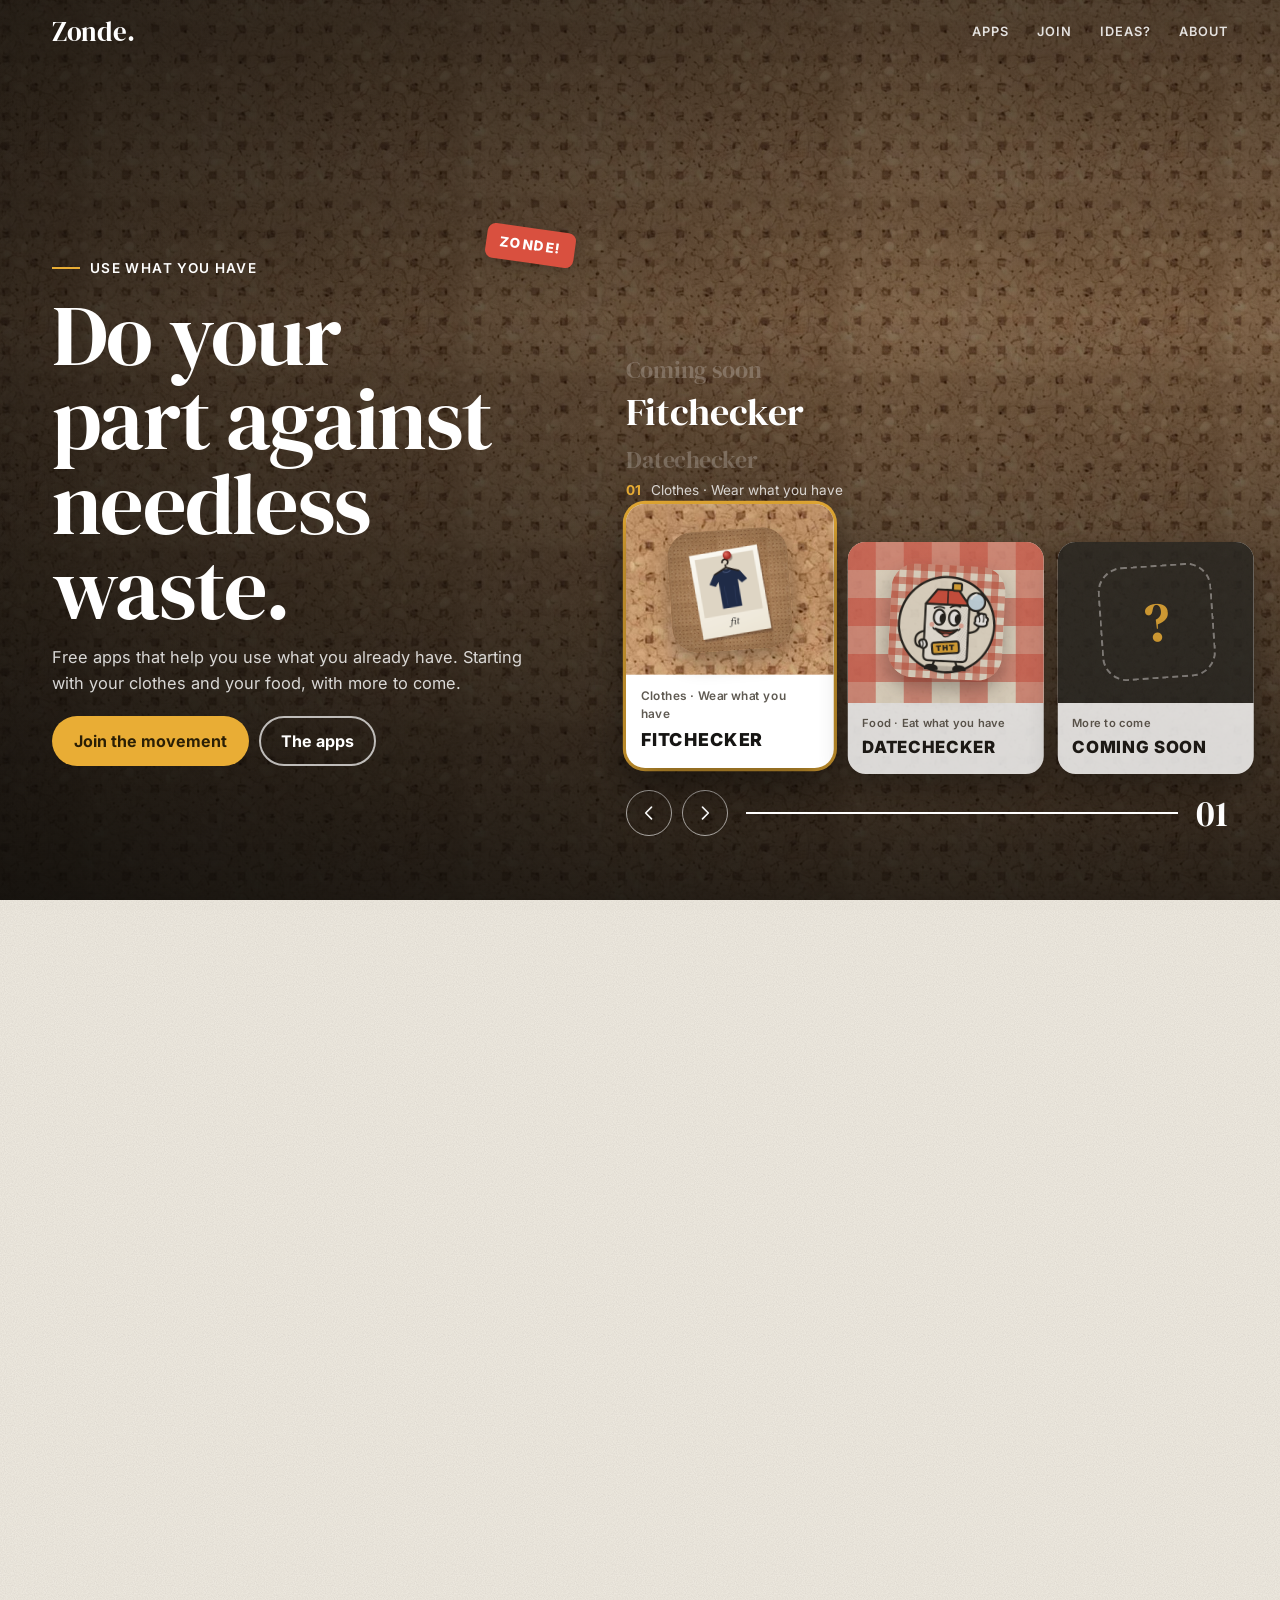
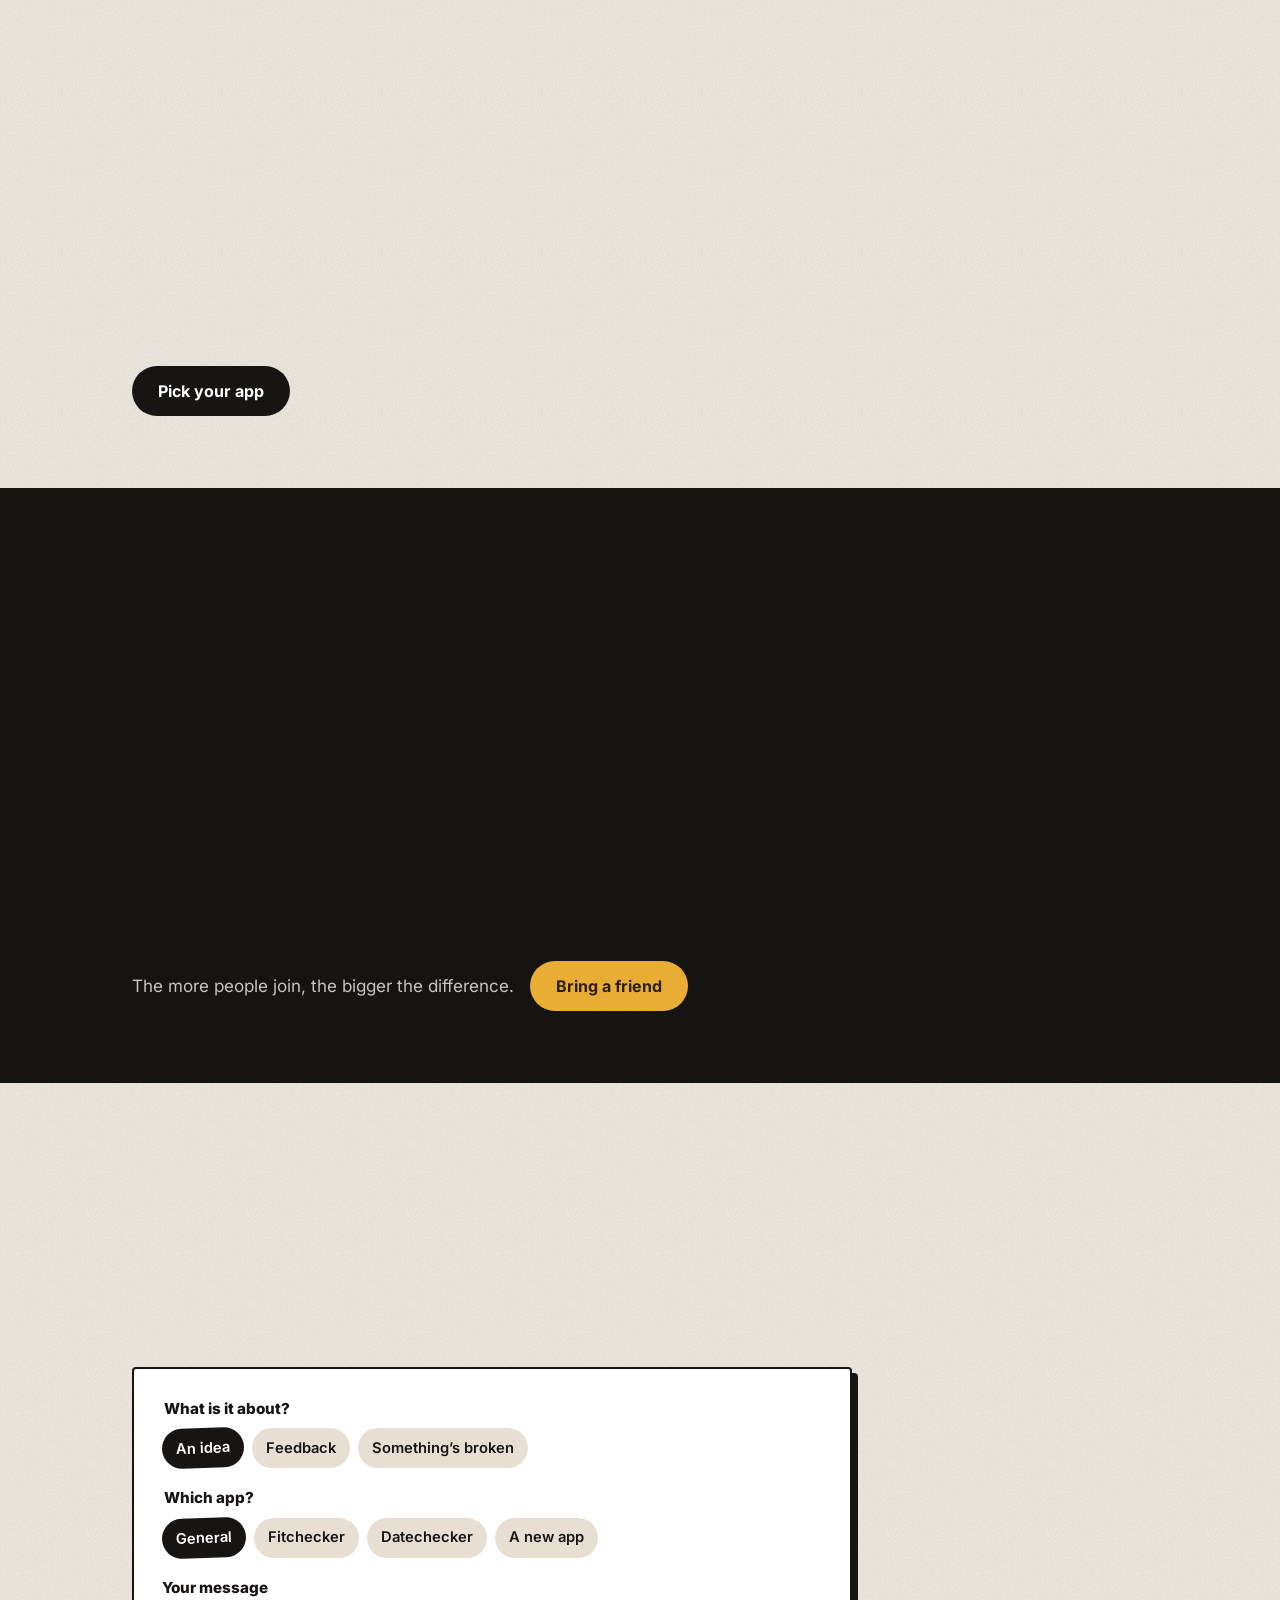
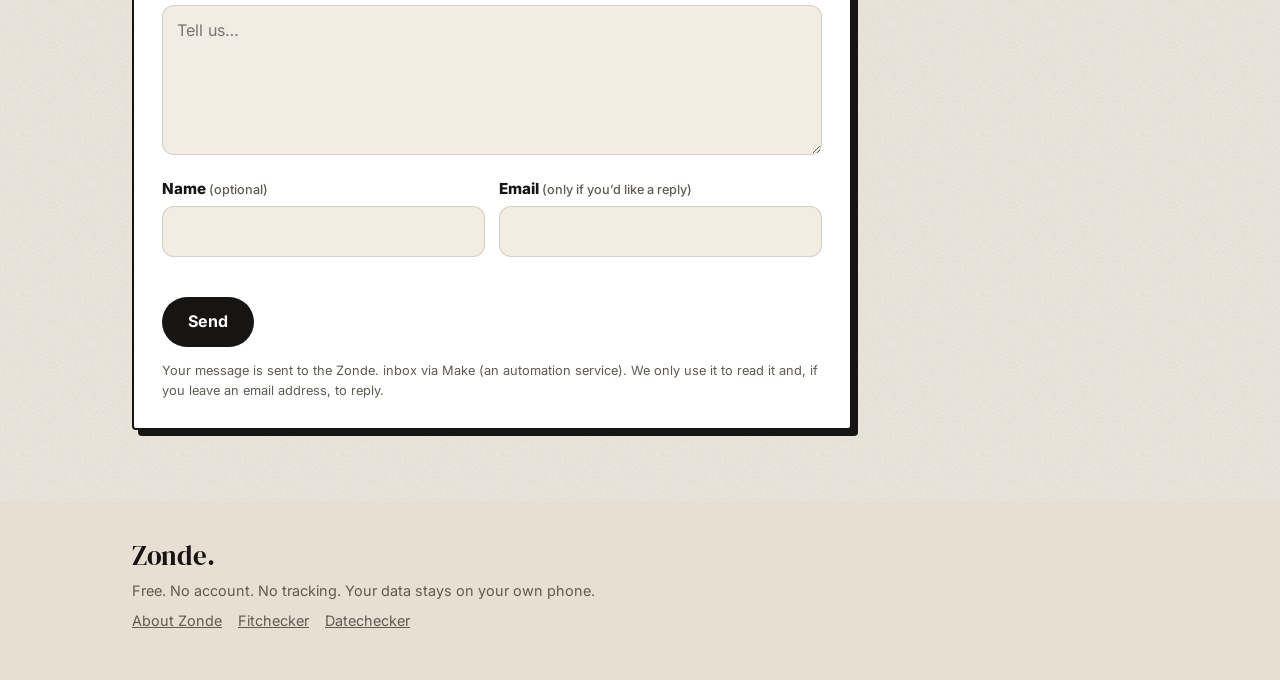
<file: index.html>
<!doctype html>
<html lang="en">
<head>
  <meta charset="utf-8">
  <meta http-equiv="Content-Security-Policy" content="default-src 'self'; script-src 'self'; style-src 'self'; img-src 'self' data:; font-src 'self'; connect-src 'self' https://datechecker-teller.beau-f5b.workers.dev; object-src 'none'; base-uri 'self'; form-action 'self'">
  <meta name="referrer" content="strict-origin-when-cross-origin">
  <meta name="viewport" content="width=device-width, initial-scale=1, viewport-fit=cover">
  <title>Zonde. Use what you have.</title>
  <meta name="description" content="Free apps that help you use what you already have. Do your part against needless waste.">
  <meta name="theme-color" content="#161513">
  <meta property="og:title" content="Zonde. Use what you have.">
  <meta property="og:description" content="Free apps against needless waste: your clothes, your food, and more to come.">
  <link rel="icon" href="img/favicon.svg" type="image/svg+xml">
  <link rel="stylesheet" href="css/fonts.css">
  <link rel="stylesheet" href="css/zonde.css">
</head>
<body>

  <!-- ===== Bovenaan: de boodschap + slideshow met alle apps ===== -->
  <header class="hero" id="apps">
    <div class="hero-bg" aria-hidden="true">
      <div class="bg bg-fitchecker on"></div>
      <div class="bg bg-datechecker"></div>
      <div class="bg bg-binnenkort"></div>
      <div class="rand"></div>
    </div>

    <nav class="nav">
      <a class="logo" href="./">Zonde.</a>
      <div class="nav-links">
        <a href="#apps">Apps</a>
        <a href="#doe-mee">Join</a>
        <a href="#idee">Ideas?</a>
        <a href="over.html">About</a>
      </div>
    </nav>

    <div class="hero-inner">
      <div class="hero-text">
        <p class="kicker"><span class="dash"></span>Use what you have</p>
        <h1>Do your part against needless waste.</h1>
        <p class="lead">Free apps that help you use what you already have. Starting with your clothes and your food, with more to come.</p>
        <div class="hero-actions">
          <a class="btn btn-mustard" href="#doe-mee">Join the movement</a>
          <a class="btn btn-line" href="#slides" data-scroll-slides>The apps</a>
        </div>
        <span class="sticker sticker-tomato hero-sticker" aria-hidden="true">Zonde!</span>
      </div>

      <div class="slider" id="slides">
        <div class="namen" aria-hidden="true">
          <span data-naam="fitchecker">Fitchecker</span>
          <span data-naam="datechecker">Datechecker</span>
          <span data-naam="binnenkort">Coming soon</span>
        </div>
        <p class="now" aria-live="polite"><b>01</b> <span id="now-text">Clothes · Wear what you have</span></p>
        <div class="cards" role="list">
          <a class="card on" role="listitem" data-app="fitchecker" href="fitchecker.html">
            <span class="card-visual bg-fitchecker"><img src="img/fitchecker.png" alt="" width="512" height="512"></span>
            <span class="card-text">
              <small>Clothes · Wear what you have</small>
              <strong>Fitchecker</strong>
            </span>
          </a>
          <a class="card" role="listitem" data-app="datechecker" href="datechecker.html">
            <span class="card-visual bg-datechecker">
              <img src="img/datechecker.png" alt="" width="512" height="512">
              <span class="sticker sticker-sage card-badge" data-teller-badge><span data-teller>…</span> kg saved</span>
            </span>
            <span class="card-text">
              <small>Food · Eat what you have</small>
              <strong>Datechecker</strong>
            </span>
          </a>
          <button class="card card-soon" role="listitem" data-app="binnenkort">
            <span class="card-visual bg-binnenkort"><span class="soon-mark">?</span></span>
            <span class="card-text">
              <small>More to come</small>
              <strong>Coming soon</strong>
            </span>
          </button>
        </div>
        <div class="slider-controls">
          <button class="round" data-dir="-1" aria-label="Previous app"><svg viewBox="0 0 24 24"><path d="M15 5l-7 7 7 7"/></svg></button>
          <button class="round" data-dir="1" aria-label="Next app"><svg viewBox="0 0 24 24"><path d="M9 5l7 7-7 7"/></svg></button>
          <span class="progress"><span id="progress-bar"></span></span>
          <span class="count" id="count">01</span>
        </div>
      </div>
    </div>
  </header>

  <main>
    <!-- ===== Join the movement ===== -->
    <section class="paper section" id="doe-mee">
      <div class="wrap">
        <span class="sticker sticker-mustard">Join the movement</span>
        <h2>You’re not the only one.</h2>
        <p class="section-lead">Zonde. is a movement of people who use what they already have. No perfect zero-waste life, just throwing away a little less every day. Everyone who joins adds up.</p>

        <div class="counter">
          <span class="sticker sticker-sage counter-sticker">Saved!</span>
          <p class="counter-num"><span data-teller>…</span><small> kg</small></p>
          <p class="counter-label">of food saved together with Datechecker so far</p>
          <p class="counter-note" data-teller-note>Counts live, completely anonymous.</p>
        </div>

        <h3 class="mini-title">Why it matters</h3>
        <div class="facts">
          <article class="fact">
            <span class="sticker sticker-mustard">Food</span>
            <p class="fact-num">79 kg</p>
            <p>of food is thrown away per person, per year, at home.</p>
            <a class="bron" href="https://www.unep.org/resources/publication/food-waste-index-report-2024" target="_blank" rel="noopener">UNEP Food Waste Index 2024</a>
          </article>
          <article class="fact">
            <span class="sticker sticker-mustard">Food</span>
            <p class="fact-num">1 billion</p>
            <p>meals are wasted by households around the world. Every single day.</p>
            <a class="bron" href="https://www.unep.org/resources/publication/food-waste-index-report-2024" target="_blank" rel="noopener">UNEP Food Waste Index 2024</a>
          </article>
          <article class="fact">
            <span class="sticker sticker-tomato">Clothes</span>
            <p class="fact-num">1 truck</p>
            <p>full of clothes is burnt or dumped in landfill. Every second.</p>
            <a class="bron" href="https://www.ellenmacarthurfoundation.org/topics/fashion/overview" target="_blank" rel="noopener">Ellen MacArthur Foundation</a>
          </article>
          <article class="fact">
            <span class="sticker sticker-tomato">Clothes</span>
            <p class="fact-num">−36%</p>
            <p>That’s how much less we wear our clothes than 15 years ago.</p>
            <a class="bron" href="https://www.ellenmacarthurfoundation.org/a-new-textiles-economy" target="_blank" rel="noopener">Ellen MacArthur Foundation</a>
          </article>
        </div>

        <h3 class="mini-title">How to join</h3>
        <ol class="steps">
          <li><b>Pick an app</b><span>Start where it hurts most: your closet or your fridge.</span></li>
          <li><b>Add it to your home screen</b><span>No App Store needed. Done in a minute, we’ll show you how.</span></li>
          <li><b>Use what you have</b><span>Every look from your own closet and every saved product adds up.</span></li>
        </ol>
        <a class="btn btn-ink" href="#slides" data-scroll-slides>Pick your app</a>
      </div>
    </section>

    <!-- ===== Manifest ===== -->
    <section class="manifest section">
      <div class="wrap">
        <span class="sticker sticker-tomato">The Zonde manifesto</span>
        <ul>
          <li>Throwing away what’s still good? Zonde.</li>
          <li>What you already have is enough to start.</li>
          <li>Nobody has to be perfect. Every time counts.</li>
          <li>Together, we make the difference.</li>
        </ul>
        <div class="share">
          <p>The more people join, the bigger the difference.</p>
          <button class="btn btn-mustard" id="share">Bring a friend</button>
        </div>
      </div>
    </section>
    <!-- ===== Feedback en ideeën ===== -->
    <section class="paper section" id="idee">
      <div class="wrap">
        <span class="sticker sticker-tomato">Have your say</span>
        <h2>Got an idea or feedback?</h2>
        <p class="section-lead">Zonde. grows with your ideas. What could be better, what’s not working, or which app should come next? Let us know, we read everything.</p>

        <form class="idee-form" id="idee-form" novalidate>
          <fieldset class="keuze">
            <legend>What is it about?</legend>
            <label><input type="radio" name="soort" value="Idee" checked><span>An idea</span></label>
            <label><input type="radio" name="soort" value="Feedback"><span>Feedback</span></label>
            <label><input type="radio" name="soort" value="Iets werkt niet"><span>Something’s broken</span></label>
          </fieldset>
          <fieldset class="keuze">
            <legend>Which app?</legend>
            <label><input type="radio" name="app" value="Zonde. algemeen" checked><span>General</span></label>
            <label><input type="radio" name="app" value="Fitchecker"><span>Fitchecker</span></label>
            <label><input type="radio" name="app" value="Datechecker"><span>Datechecker</span></label>
            <label><input type="radio" name="app" value="Nieuwe app"><span>A new app</span></label>
          </fieldset>
          <label class="veld">
            <span>Your message</span>
            <textarea name="bericht" rows="5" maxlength="2000" required placeholder="Tell us…"></textarea>
          </label>
          <div class="veld-rij">
            <label class="veld">
              <span>Name <small>(optional)</small></span>
              <input type="text" name="naam" maxlength="80" autocomplete="name">
            </label>
            <label class="veld">
              <span>Email <small>(only if you’d like a reply)</small></span>
              <input type="email" name="email" maxlength="120" autocomplete="email" inputmode="email">
            </label>
          </div>
          <input class="honing" type="text" name="_honey" tabindex="-1" autocomplete="off" aria-hidden="true">
          <p class="form-fout" id="form-fout" role="alert"></p>
          <button class="btn btn-ink" type="submit" id="idee-knop">Send</button>
          <p class="form-klein">Your message is sent to the Zonde. inbox via Make (an automation service). We only use it to read it and, if you leave an email address, to reply.</p>
        </form>

        <div class="idee-bedankt" id="idee-bedankt" hidden>
          <span class="sticker sticker-sage">Received!</span>
          <h3>Thank you, really.</h3>
          <p>That’s how we make Zonde. better together. <button class="link-knop" id="idee-nog">Anything else?</button></p>
        </div>
      </div>
    </section>
  </main>

  <footer class="footer">
    <div class="wrap">
      <p class="logo">Zonde.</p>
      <p>Free. No account. No tracking. Your data stays on your own phone.</p>
      <p class="footer-links"><a href="over.html">About Zonde</a> <a href="fitchecker.html">Fitchecker</a> <a href="datechecker.html">Datechecker</a></p>
    </div>
  </footer>

  <!-- ===== Onderblad voor "Coming soon" ===== -->
  <dialog class="sheet" id="app-sheet" aria-labelledby="sheet-title">
    <div class="sheet-body" id="sheet-body"></div>
  </dialog>

  <div class="toast" id="toast" role="status"></div>

  <script src="js/zonde.js"></script>
</body>
</html>
</file>
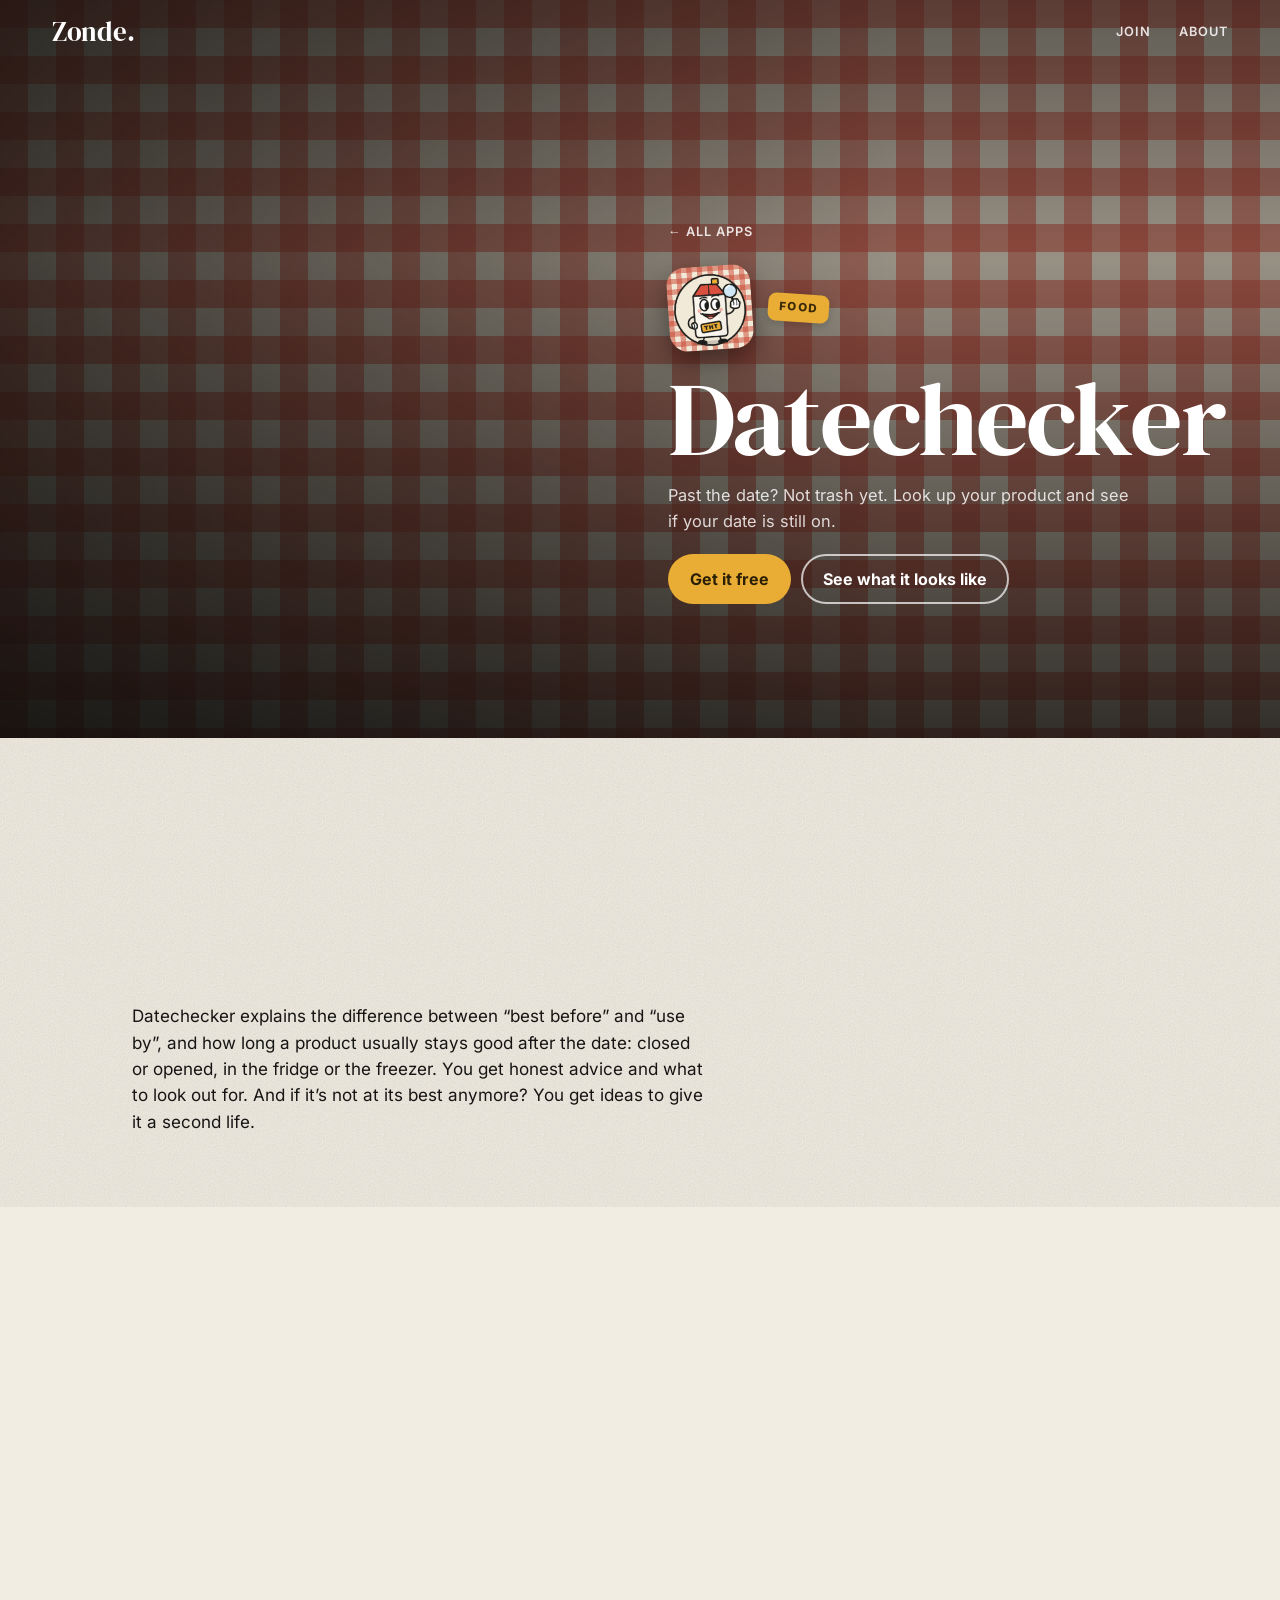
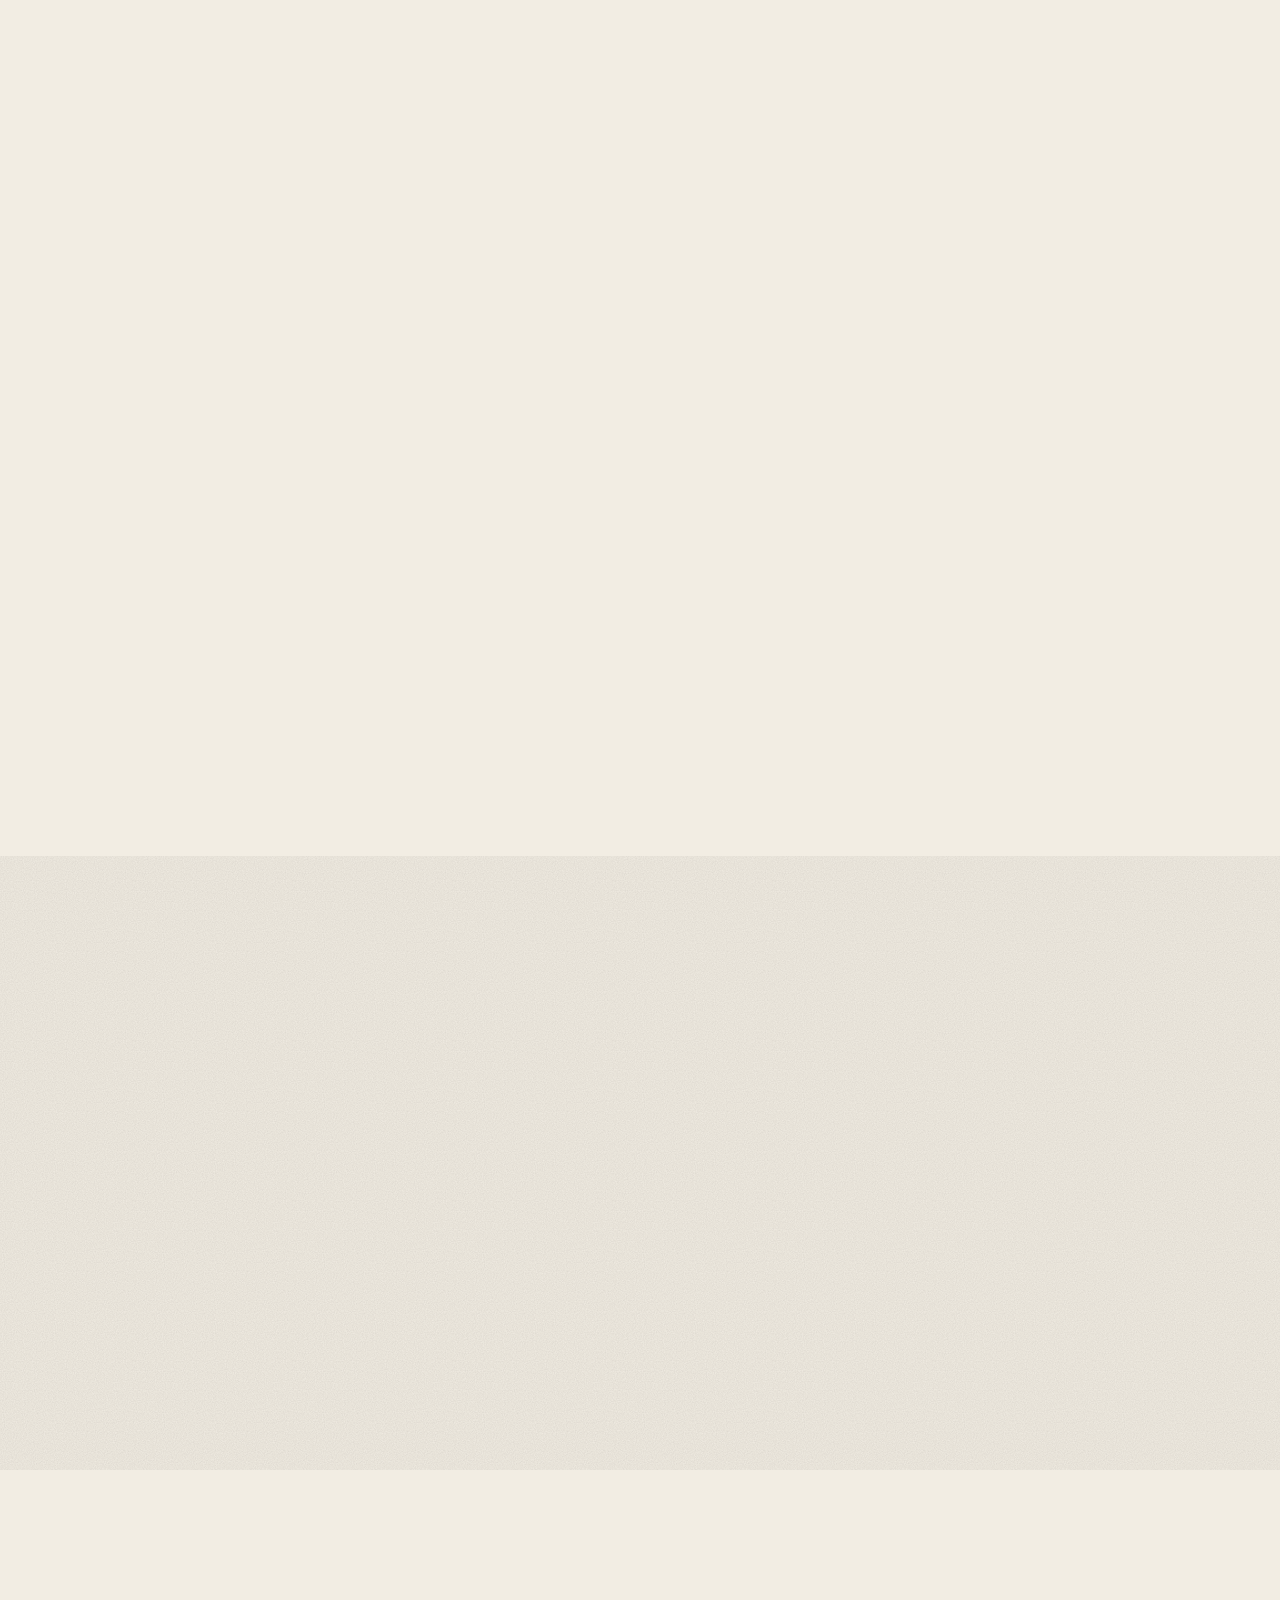
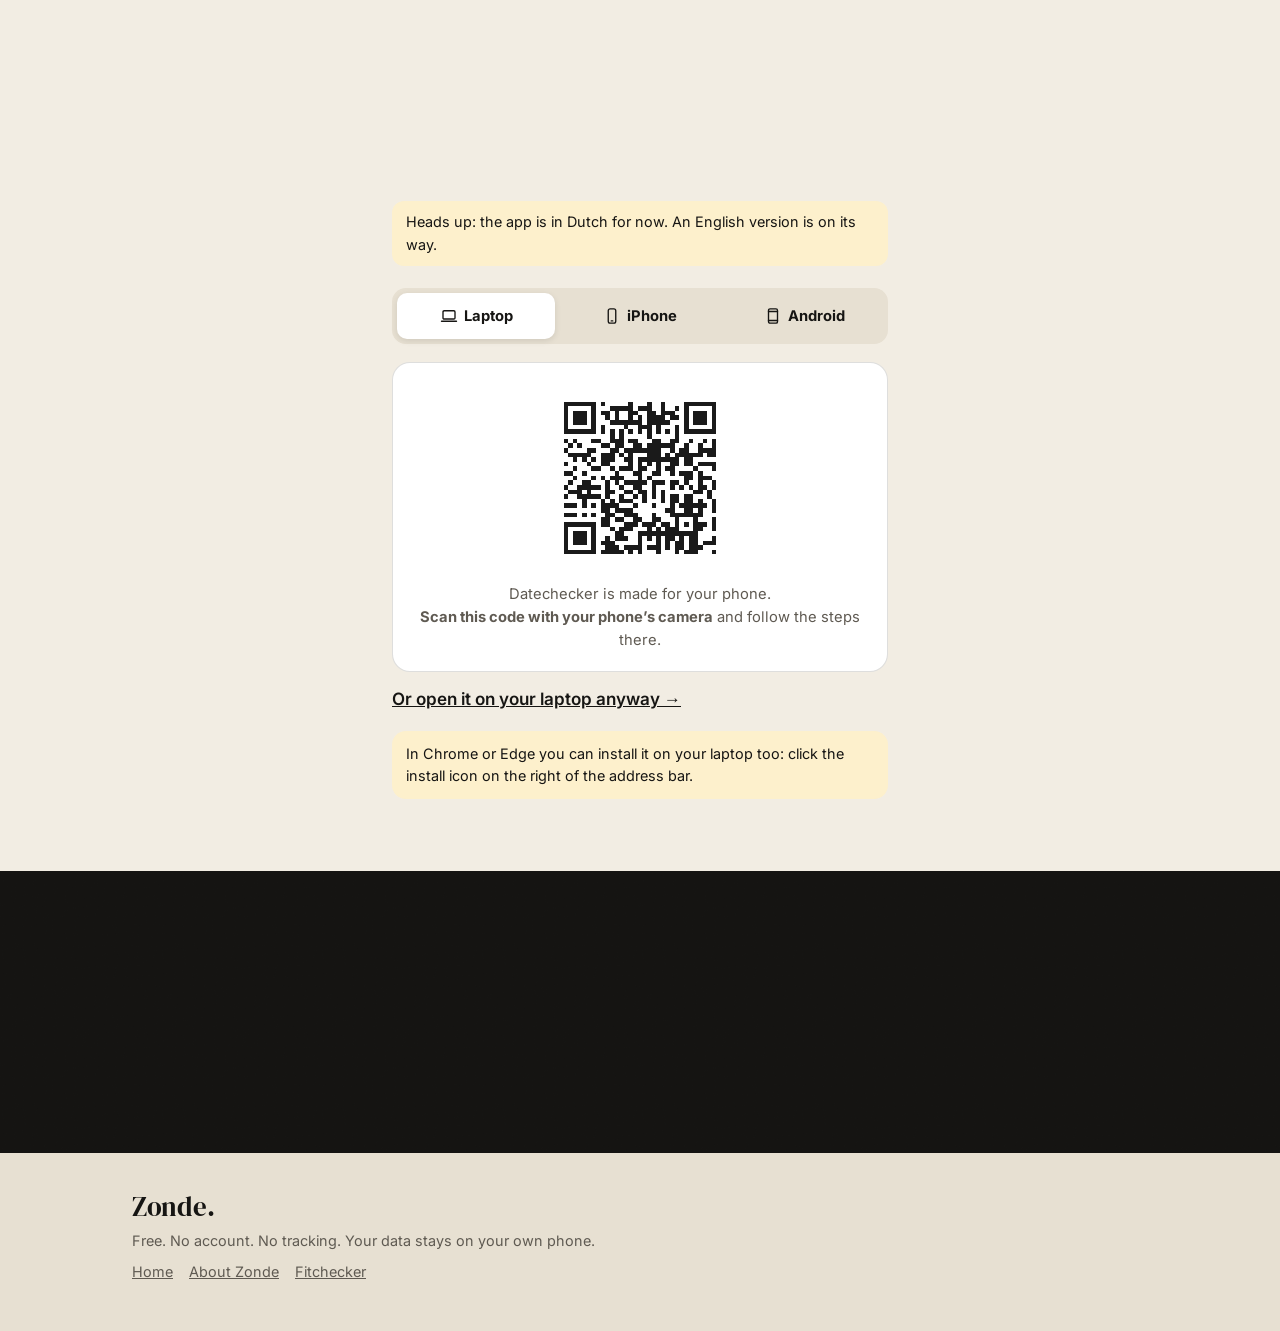
<file: datechecker.html>
<!doctype html>
<html lang="en">
<head>
  <meta charset="utf-8">
  <meta http-equiv="Content-Security-Policy" content="default-src 'self'; script-src 'self'; style-src 'self'; img-src 'self' data:; font-src 'self'; connect-src 'self' https://datechecker-teller.beau-f5b.workers.dev; object-src 'none'; base-uri 'self'; form-action 'self'">
  <meta name="referrer" content="strict-origin-when-cross-origin">
  <meta name="viewport" content="width=device-width, initial-scale=1, viewport-fit=cover">
  <title>Datechecker · Zonde.</title>
  <meta name="description" content="Past the date? Not trash yet. Datechecker tells you if your food is still good after the date. Free, an app by Zonde.">
  <meta name="theme-color" content="#161513">
  <link rel="icon" href="img/favicon.svg" type="image/svg+xml">
  <link rel="stylesheet" href="css/fonts.css">
  <link rel="stylesheet" href="css/zonde.css">
</head>
<body>

  <header class="hero app-hero">
    <div class="hero-bg" aria-hidden="true"><div class="bg bg-datechecker on"></div></div>
    <nav class="nav">
      <a class="logo" href="./">Zonde.</a>
      <div class="nav-links">
        <a href="./#doe-mee">Join</a>
        <a href="over.html">About</a>
      </div>
    </nav>
    <div class="hero-inner">
      <div class="hero-text">
        <a class="terug" href="./">← All apps</a>
        <div class="app-head ruim">
          <img src="img/datechecker.png" alt="" width="84" height="84">
          <span class="sticker sticker-mustard">Food</span>
        </div>
        <h1>Datechecker</h1>
        <p class="lead">Past the date? Not trash yet. Look up your product and see if your date is still on.</p>
        <div class="hero-actions">
          <a class="btn btn-mustard" href="#download">Get it free</a>
          <a class="btn btn-line" href="#screens">See what it looks like</a>
        </div>
      </div>
    </div>
  </header>

  <main>
    <section class="section paper">
      <div class="wrap doel-grid">
        <div class="prose">
          <span class="sticker sticker-mustard">The goal</span>
          <h2>Eat what you have.</h2>
          <p class="section-lead">So much food ends up in the bin because the date has passed, while it’s still perfectly fine. Zonde.</p>
          <p>Datechecker explains the difference between “best before” and “use by”, and how long a product usually stays good after the date: closed or opened, in the fridge or the freezer. You get honest advice and what to look out for. And if it’s not at its best anymore? You get ideas to give it a second life.</p>
        </div>
        <aside class="doel-fact">
          <span class="sticker sticker-tomato">Did you know?</span>
          <p class="fact-num">79 kg</p>
          <p>of food is thrown away per person, per year, at home. That’s over a billion meals every day, worldwide.</p>
          <a class="bron" href="https://www.unep.org/resources/publication/food-waste-index-report-2024" target="_blank" rel="noopener">UNEP Food Waste Index 2024</a>
        </aside>
      </div>
    </section>

    <section class="section">
      <div class="wrap">
        <div class="counter">
          <span class="sticker sticker-sage counter-sticker">Saved!</span>
          <p class="counter-num"><span data-teller>…</span><small> kg</small></p>
          <p class="counter-label">of food saved by all users together with Datechecker</p>
          <p class="counter-note" data-teller-note>Counts live, completely anonymous. It goes up every time someone taps “I’ll eat it”.</p>
        </div>
      </div>
    </section>

    <section class="section geen-boven" id="screens">
      <div class="wrap">
        <h3 class="mini-title">What it looks like</h3>
        <div class="screens">
          <figure class="screen">
            <div class="phone"><img src="img/screens/date-home.png" alt="Search screen: who's your date today?" loading="lazy" width="780" height="1688"></div>
            <figcaption><b>Who’s your date today?</b>Search for your product or pick a category.</figcaption>
          </figure>
          <figure class="screen">
            <div class="phone"><img src="img/screens/date-product.png" alt="Product page for yoghurt with the verdict It's a match" loading="lazy" width="780" height="1688"></div>
            <figcaption><b>It’s a match!</b>Enter the date and see right away if your date is still on, and what to look out for.</figcaption>
          </figure>
          <figure class="screen">
            <div class="phone"><img src="img/screens/date-tweede.png" alt="Second life: recipes for food that is still good" loading="lazy" width="780" height="1688"></div>
            <figcaption><b>Not your type anymore?</b>Recipes for food that’s past its best, but still good to eat.</figcaption>
          </figure>
        </div>
      </div>
    </section>

    <section class="section paper">
      <div class="wrap">
        <h3 class="mini-title">What it can do</h3>
        <ul class="features">
          <li><span class="nr">1</span><div><b>45+ product groups</b><span>From bread and cheese to leftovers and frozen food. Search for whatever you’re holding.</span></div></li>
          <li><span class="nr">2</span><div><b>Best before or use by?</b><span>The difference decides whether your date is still on. The app explains it simply.</span></div></li>
          <li><span class="nr">3</span><div><b>Look, smell, taste</b><span>What to check for each product, and when something always has to go.</span></div></li>
          <li><span class="nr">4</span><div><b>Second life</b><span>French toast from stale bread, croutons, frittata and more.</span></div></li>
          <li><span class="nr">5</span><div><b>Dating tips</b><span>A daily tip to keep your food good for longer.</span></div></li>
          <li><span class="nr">6</span><div><b>Trusted sources</b><span>Guidelines from the Dutch Nutrition Centre and other sources. When in doubt, the app always plays it safe.</span></div></li>
        </ul>
      </div>
    </section>

    <section class="section" id="download">
      <div class="wrap download-box">
        <span class="sticker sticker-mustard">Free</span>
        <h2>How do you want to get it?</h2>
        <p class="section-lead">No App Store needed. Add Datechecker to your home screen in a minute, and it works just like an app.</p>
        <p class="taal-noot">Heads up: the app is in Dutch for now. An English version is on its way.</p>
        <div class="download ruim" data-download="datechecker"></div>
      </div>
    </section>

    <section class="manifest section">
      <div class="wrap">
        <span class="sticker sticker-tomato">Also by Zonde.</span>
        <div class="andere ruim">
          <a class="app-row" href="fitchecker.html">
            <img src="img/fitchecker.png" alt="" width="56" height="56">
            <span><b>Fitchecker</b><span>Wear what you have: outfits from your own closet.</span></span>
            <span class="pijl">→</span>
          </a>
          <a class="app-row" href="./#doe-mee">
            <span><b>Join the movement</b><span>See how much we’ve saved together.</span></span>
            <span class="pijl">→</span>
          </a>
        </div>
      </div>
    </section>
  </main>

  <footer class="footer">
    <div class="wrap">
      <p class="logo">Zonde.</p>
      <p>Free. No account. No tracking. Your data stays on your own phone.</p>
      <p class="footer-links"><a href="./">Home</a> <a href="over.html">About Zonde</a> <a href="fitchecker.html">Fitchecker</a></p>
    </div>
  </footer>

  <div class="toast" id="toast" role="status"></div>
  <script src="js/zonde.js"></script>
</body>
</html>
</file>
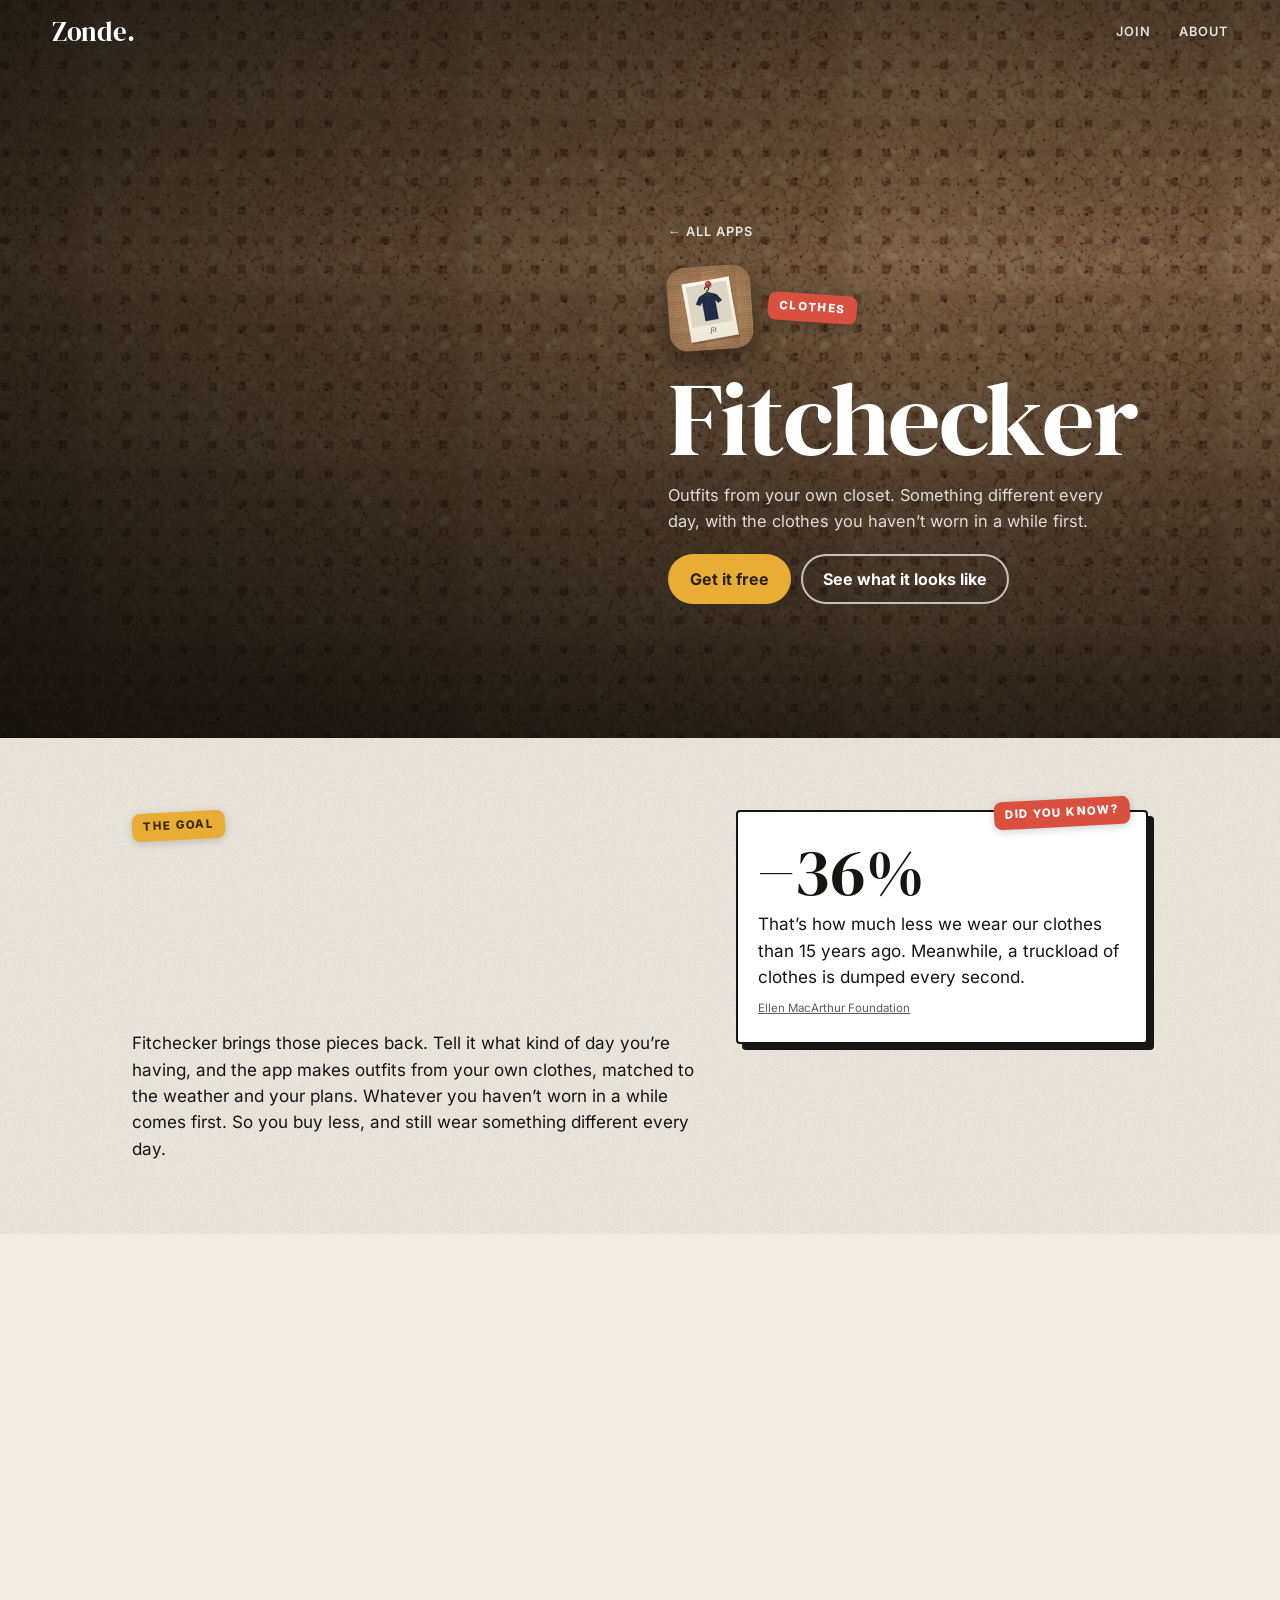
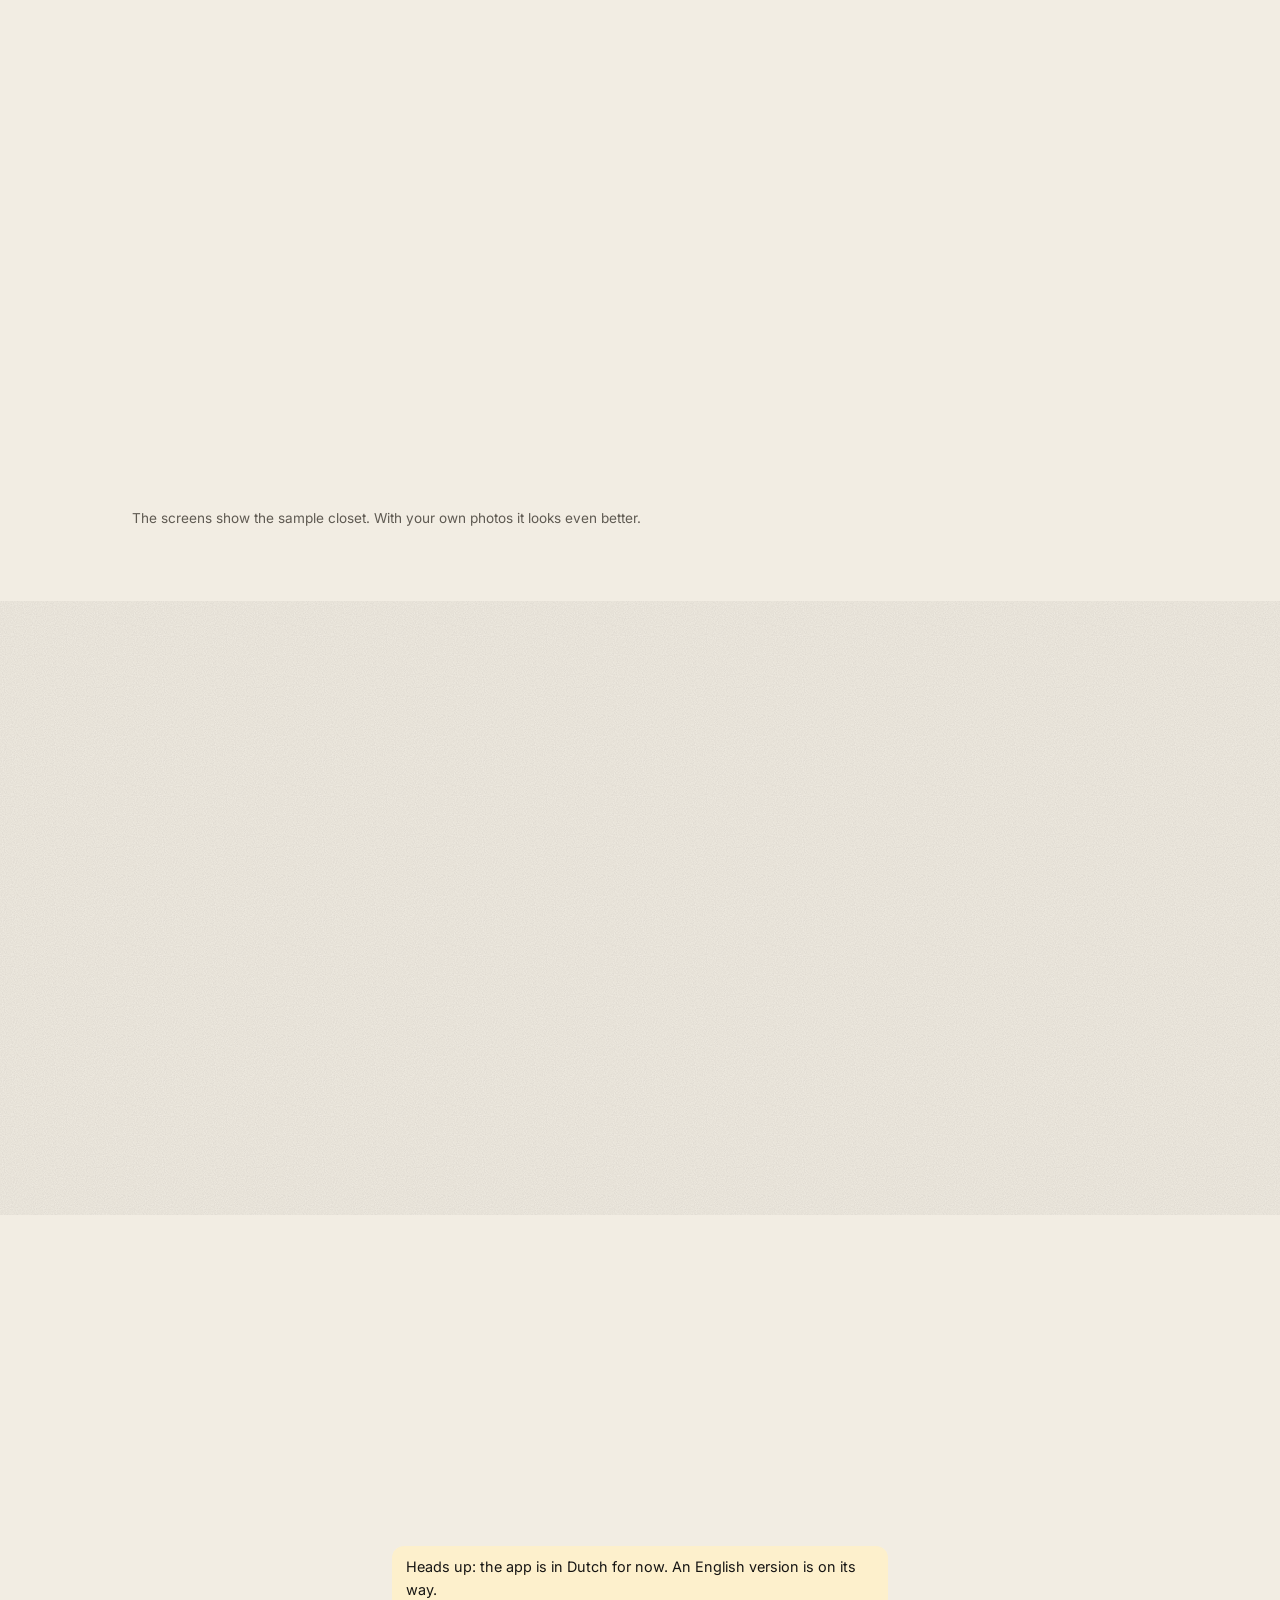
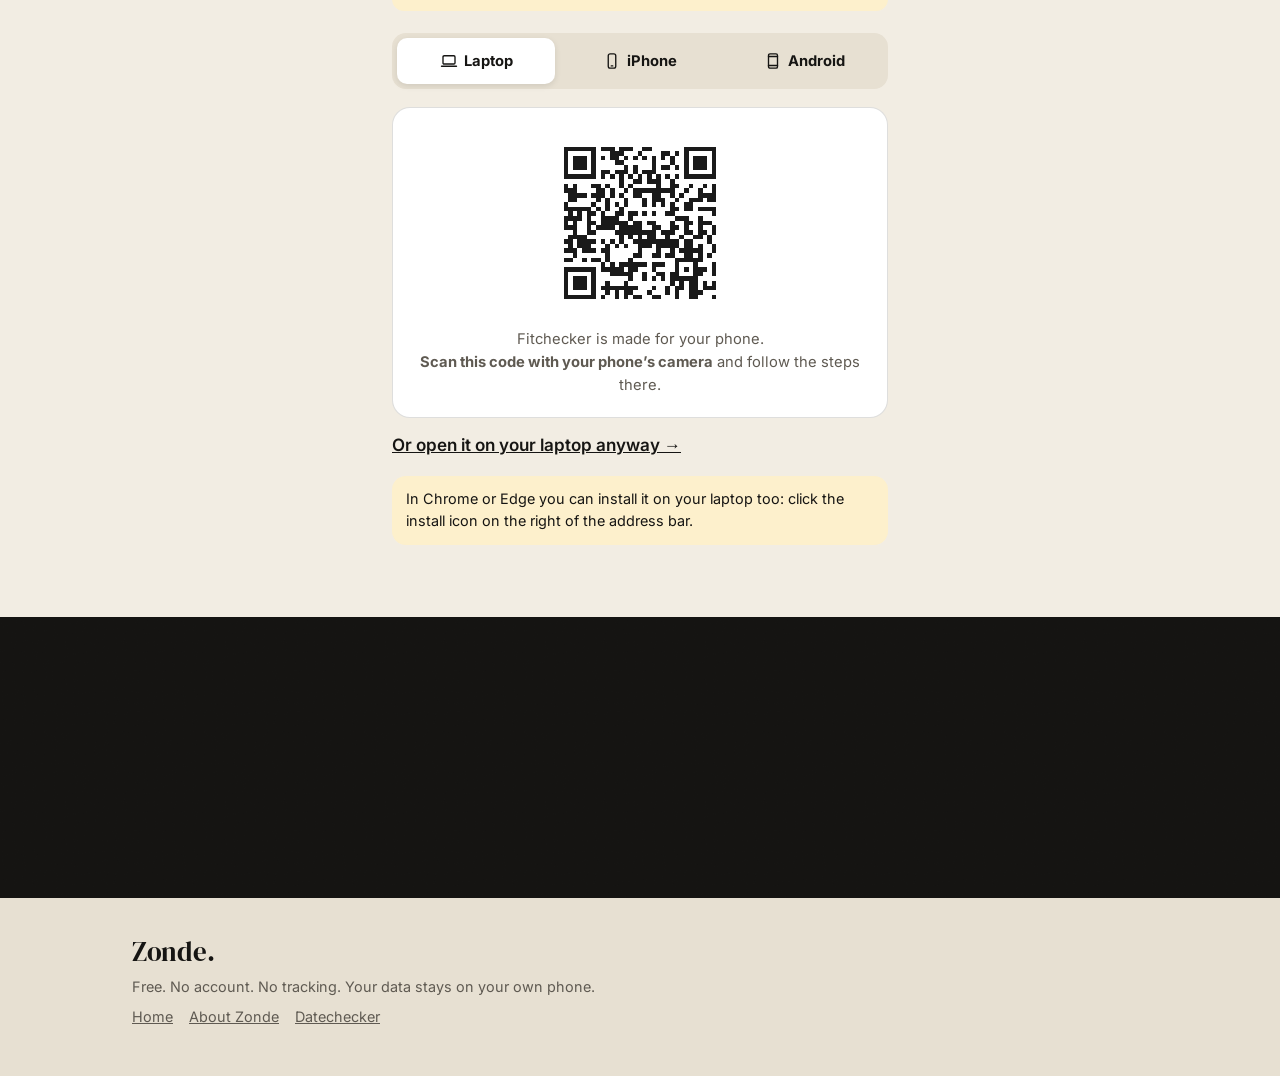
<file: fitchecker.html>
<!doctype html>
<html lang="en">
<head>
  <meta charset="utf-8">
  <meta http-equiv="Content-Security-Policy" content="default-src 'self'; script-src 'self'; style-src 'self'; img-src 'self' data:; font-src 'self'; connect-src 'self' https://datechecker-teller.beau-f5b.workers.dev; object-src 'none'; base-uri 'self'; form-action 'self'">
  <meta name="referrer" content="strict-origin-when-cross-origin">
  <meta name="viewport" content="width=device-width, initial-scale=1, viewport-fit=cover">
  <title>Fitchecker · Zonde.</title>
  <meta name="description" content="Fitchecker makes outfits from your own closet and puts the clothes you haven't worn in a while first. Free, an app by Zonde.">
  <meta name="theme-color" content="#161513">
  <link rel="icon" href="img/favicon.svg" type="image/svg+xml">
  <link rel="stylesheet" href="css/fonts.css">
  <link rel="stylesheet" href="css/zonde.css">
</head>
<body>

  <header class="hero app-hero">
    <div class="hero-bg" aria-hidden="true"><div class="bg bg-fitchecker on"></div></div>
    <nav class="nav">
      <a class="logo" href="./">Zonde.</a>
      <div class="nav-links">
        <a href="./#doe-mee">Join</a>
        <a href="over.html">About</a>
      </div>
    </nav>
    <div class="hero-inner">
      <div class="hero-text">
        <a class="terug" href="./">← All apps</a>
        <div class="app-head ruim">
          <img src="img/fitchecker.png" alt="" width="84" height="84">
          <span class="sticker sticker-tomato">Clothes</span>
        </div>
        <h1>Fitchecker</h1>
        <p class="lead">Outfits from your own closet. Something different every day, with the clothes you haven’t worn in a while first.</p>
        <div class="hero-actions">
          <a class="btn btn-mustard" href="#download">Get it free</a>
          <a class="btn btn-line" href="#screens">See what it looks like</a>
        </div>
      </div>
    </div>
  </header>

  <main>
    <section class="section paper">
      <div class="wrap doel-grid">
        <div class="prose">
          <span class="sticker sticker-mustard">The goal</span>
          <h2>Wear what you have.</h2>
          <p class="section-lead">Almost every closet has clothes that never get worn. Not because they’re ugly, but because you forget about them or don’t know what to wear them with.</p>
          <p>Fitchecker brings those pieces back. Tell it what kind of day you’re having, and the app makes outfits from your own clothes, matched to the weather and your plans. Whatever you haven’t worn in a while comes first. So you buy less, and still wear something different every day.</p>
        </div>
        <aside class="doel-fact">
          <span class="sticker sticker-tomato">Did you know?</span>
          <p class="fact-num">−36%</p>
          <p>That’s how much less we wear our clothes than 15 years ago. Meanwhile, a truckload of clothes is dumped every second.</p>
          <a class="bron" href="https://www.ellenmacarthurfoundation.org/a-new-textiles-economy" target="_blank" rel="noopener">Ellen MacArthur Foundation</a>
        </aside>
      </div>
    </section>

    <section class="section" id="screens">
      <div class="wrap">
        <h3 class="mini-title">What it looks like</h3>
        <div class="screens">
          <figure class="screen">
            <div class="phone"><img src="img/screens/fit-start.png" alt="Start screen: what's today's look?" loading="lazy" width="780" height="1688"></div>
            <figcaption><b>What’s today’s look?</b>Tell it what kind of day it is: school, work, a date or chilling at home.</figcaption>
          </figure>
          <figure class="screen">
            <div class="phone"><img src="img/screens/fit-look.png" alt="An outfit from your own closet, shown on a model" loading="lazy" width="780" height="1688"></div>
            <figcaption><b>Outfits from your own closet</b>Matched to the weather, with a reason why it works. Not feeling one piece? Swap just that one.</figcaption>
          </figure>
          <figure class="screen">
            <div class="phone"><img src="img/screens/fit-kast.png" alt="Your closet as a pinboard with polaroids" loading="lazy" width="780" height="1688"></div>
            <figcaption><b>Your closet as a pinboard</b>All your clothes as polaroids. Forgotten pieces stand out right away.</figcaption>
          </figure>
        </div>
        <p class="counter-note">The screens show the sample closet. With your own photos it looks even better.</p>
      </div>
    </section>

    <section class="section paper">
      <div class="wrap">
        <h3 class="mini-title">What it can do</h3>
        <ul class="features">
          <li><span class="nr">1</span><div><b>Photos of your clothes</b><span>Snap your clothes. The app recognises the colours itself, even prints and stripes.</span></div></li>
          <li><span class="nr">2</span><div><b>Outfits for your day and the weather</b><span>The real weather for that moment, and whether you’re cycling or taking the bus.</span></div></li>
          <li><span class="nr">3</span><div><b>Forgotten pieces first</b><span>What you haven’t worn in a while gets priority. The closet check shows what’s hiding in the back.</span></div></li>
          <li><span class="nr">4</span><div><b>Learns your style</b><span>With a mood board and thumbs up or down, the app quickly learns what you like, and what’s on trend.</span></div></li>
          <li><span class="nr">5</span><div><b>Fitchecker Wrapped</b><span>A monthly recap: what did you wear most, and what got rescued from the back of your closet?</span></div></li>
          <li><span class="nr">6</span><div><b>Everything stays on your phone</b><span>No account, no tracking. Your photos go nowhere.</span></div></li>
        </ul>
      </div>
    </section>

    <section class="section" id="download">
      <div class="wrap download-box">
        <span class="sticker sticker-mustard">Free</span>
        <h2>How do you want to get it?</h2>
        <p class="section-lead">No App Store needed. Add Fitchecker to your home screen in a minute, and it works just like an app.</p>
        <p class="taal-noot">Heads up: the app is in Dutch for now. An English version is on its way.</p>
        <div class="download ruim" data-download="fitchecker"></div>
      </div>
    </section>

    <section class="manifest section">
      <div class="wrap">
        <span class="sticker sticker-tomato">Also by Zonde.</span>
        <div class="andere ruim">
          <a class="app-row" href="datechecker.html">
            <img src="img/datechecker.png" alt="" width="56" height="56">
            <span><b>Datechecker</b><span>Eat what you have: is it still good after the date?</span></span>
            <span class="pijl">→</span>
          </a>
          <a class="app-row" href="./#doe-mee">
            <span><b>Join the movement</b><span>See how much we’ve saved together.</span></span>
            <span class="pijl">→</span>
          </a>
        </div>
      </div>
    </section>
  </main>

  <footer class="footer">
    <div class="wrap">
      <p class="logo">Zonde.</p>
      <p>Free. No account. No tracking. Your data stays on your own phone.</p>
      <p class="footer-links"><a href="./">Home</a> <a href="over.html">About Zonde</a> <a href="datechecker.html">Datechecker</a></p>
    </div>
  </footer>

  <div class="toast" id="toast" role="status"></div>
  <script src="js/zonde.js"></script>
</body>
</html>
</file>
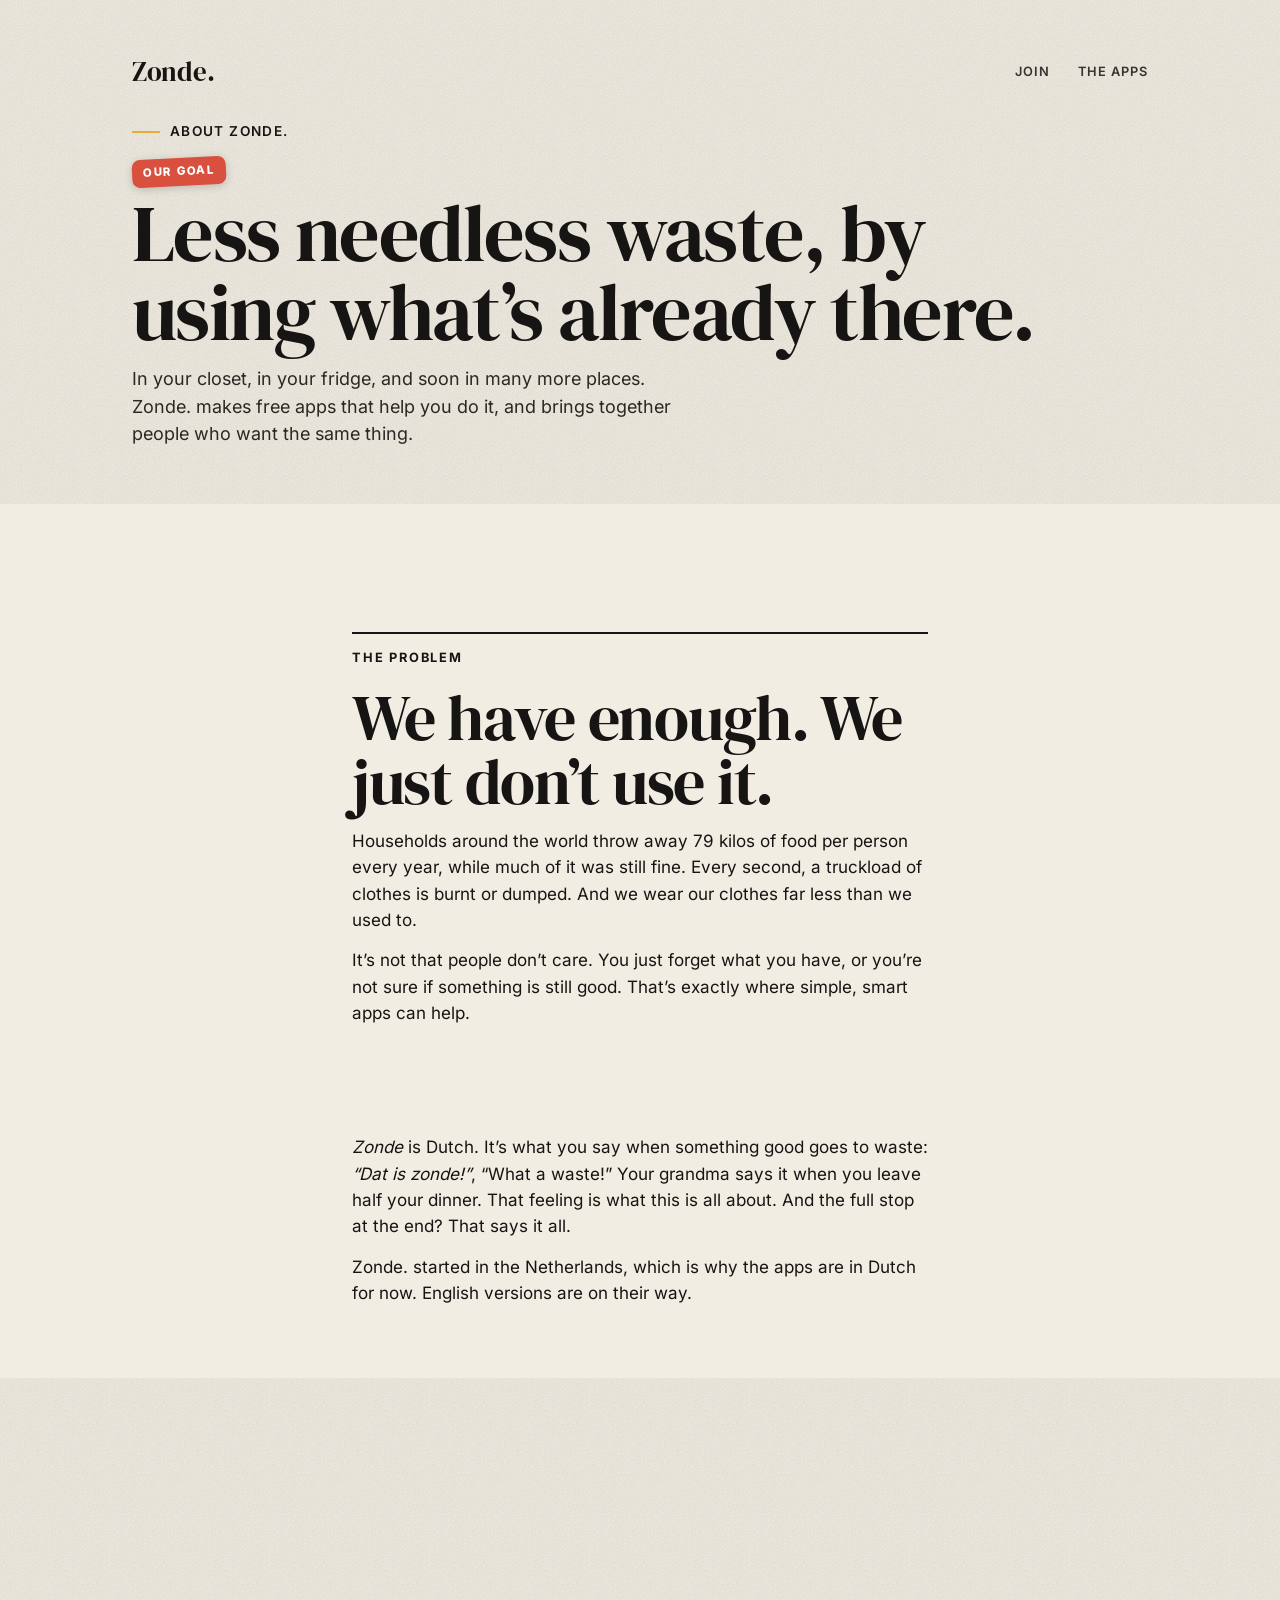
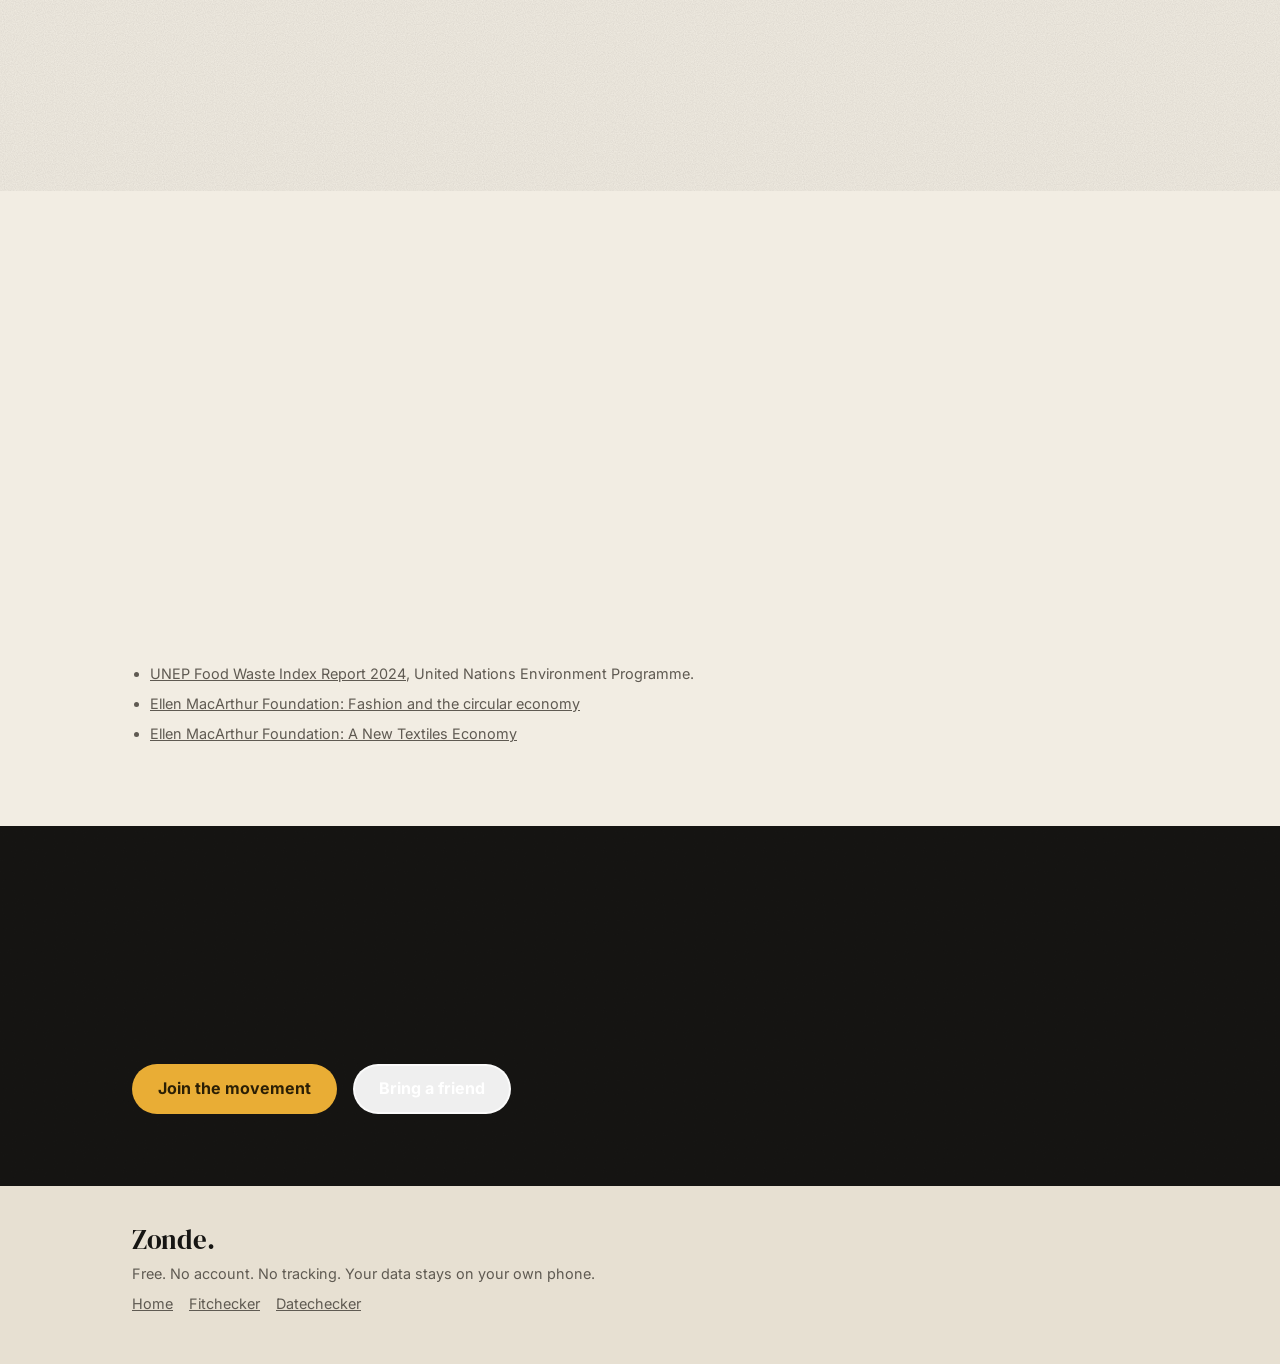
<file: over.html>
<!doctype html>
<html lang="en">
<head>
  <meta charset="utf-8">
  <meta http-equiv="Content-Security-Policy" content="default-src 'self'; script-src 'self'; style-src 'self'; img-src 'self' data:; font-src 'self'; connect-src 'self' https://datechecker-teller.beau-f5b.workers.dev; object-src 'none'; base-uri 'self'; form-action 'self'">
  <meta name="referrer" content="strict-origin-when-cross-origin">
  <meta name="viewport" content="width=device-width, initial-scale=1, viewport-fit=cover">
  <title>About Zonde.</title>
  <meta name="description" content="Our goal: less needless waste, by using what's already there.">
  <meta name="theme-color" content="#f2ede3">
  <link rel="icon" href="img/favicon.svg" type="image/svg+xml">
  <link rel="stylesheet" href="css/fonts.css">
  <link rel="stylesheet" href="css/zonde.css">
</head>
<body>

  <header class="over-hero">
    <nav class="nav nav-paper">
      <a class="logo" href="./">Zonde.</a>
      <div class="nav-links">
        <a href="./#doe-mee">Join</a>
        <a href="#de-apps">The apps</a>
      </div>
    </nav>
    <div class="wrap">
      <p class="kicker"><span class="dash"></span>About Zonde.</p>
      <span class="sticker sticker-tomato">Our goal</span>
      <h1>Less needless waste, by using what’s already there.</h1>
      <p class="lead">In your closet, in your fridge, and soon in many more places. Zonde. makes free apps that help you do it, and brings together people who want the same thing.</p>
    </div>
  </header>

  <main>
    <section class="section">
      <div class="wrap prose">
        <h3 class="mini-title">The problem</h3>
        <h2>We have enough. We just don’t use it.</h2>
        <p>Households around the world throw away 79 kilos of food per person every year, while much of it was still fine. Every second, a truckload of clothes is burnt or dumped. And we wear our clothes far less than we used to.</p>
        <p>It’s not that people don’t care. You just forget what you have, or you’re not sure if something is still good. That’s exactly where simple, smart apps can help.</p>

        <h3 class="mini-title">Why “Zonde.”?</h3>
        <p><em>Zonde</em> is Dutch. It’s what you say when something good goes to waste: <em>“Dat is zonde!”</em>, “What a waste!” Your grandma says it when you leave half your dinner. That feeling is what this is all about. And the full stop at the end? That says it all.</p>
        <p>Zonde. started in the Netherlands, which is why the apps are in Dutch for now. English versions are on their way.</p>
      </div>
    </section>

    <section class="section paper">
      <div class="wrap">
        <h3 class="mini-title">What we stand for</h3>
        <div class="values">
          <div class="value"><b>Free</b><p>No subscription and no ads.</p></div>
          <div class="value"><b>No account</b><p>Your data stays on your own phone. We never see it.</p></div>
          <div class="value"><b>Honest info</b><p>Figures and advice from trusted sources, like the United Nations and the Ellen MacArthur Foundation.</p></div>
          <div class="value"><b>No guilt</b><p>Nobody has to be perfect. Every small step counts.</p></div>
        </div>
      </div>
    </section>

    <section class="section" id="de-apps">
      <div class="wrap">
        <h3 class="mini-title">The apps</h3>
        <div class="app-rows">
          <a class="app-row" href="fitchecker.html">
            <img src="img/fitchecker.png" alt="" width="56" height="56">
            <span><b>Fitchecker</b><span>Wear what you have: outfits from your own closet.</span></span>
            <span class="pijl">→</span>
          </a>
          <a class="app-row" href="datechecker.html">
            <img src="img/datechecker.png" alt="" width="56" height="56">
            <span><b>Datechecker</b><span>Eat what you have: is it still good after the date?</span></span>
            <span class="pijl">→</span>
          </a>
        </div>

        <h3 class="mini-title">Sources</h3>
        <ul class="bronnen">
          <li><a href="https://www.unep.org/resources/publication/food-waste-index-report-2024" target="_blank" rel="noopener">UNEP Food Waste Index Report 2024</a>, United Nations Environment Programme.</li>
          <li><a href="https://www.ellenmacarthurfoundation.org/topics/fashion/overview" target="_blank" rel="noopener">Ellen MacArthur Foundation: Fashion and the circular economy</a></li>
          <li><a href="https://www.ellenmacarthurfoundation.org/a-new-textiles-economy" target="_blank" rel="noopener">Ellen MacArthur Foundation: A New Textiles Economy</a></li>
        </ul>
      </div>
    </section>

    <section class="manifest section">
      <div class="wrap">
        <span class="sticker sticker-mustard">Join the movement</span>
        <ul><li>Are you in?</li></ul>
        <div class="share">
          <a class="btn btn-mustard" href="./#doe-mee">Join the movement</a>
          <button class="btn btn-line" id="share">Bring a friend</button>
        </div>
      </div>
    </section>
  </main>

  <footer class="footer">
    <div class="wrap">
      <p class="logo">Zonde.</p>
      <p>Free. No account. No tracking. Your data stays on your own phone.</p>
      <p class="footer-links"><a href="./">Home</a> <a href="fitchecker.html">Fitchecker</a> <a href="datechecker.html">Datechecker</a></p>
    </div>
  </footer>

  <dialog class="sheet" id="app-sheet" aria-labelledby="sheet-title">
    <div class="sheet-body" id="sheet-body"></div>
  </dialog>
  <div class="toast" id="toast" role="status"></div>

  <script src="js/zonde.js"></script>
</body>
</html>
</file>
<file: css/fonts.css>
/* Lettertypes op de site zelf (SIL Open Font License), zodat Google niet meekijkt. Zelfde bestanden als de apps. */
@font-face {
  font-family: 'DM Serif Display';
  font-style: normal;
  font-weight: 400;
  font-display: swap;
  src: url(../fonts/DMSerifDisplay.woff2) format('woff2');
}
@font-face {
  font-family: 'Inter';
  font-style: normal;
  font-weight: 100 900;
  font-display: swap;
  src: url(../fonts/Inter.woff2) format('woff2');
}
</file>
<file: css/zonde.css>
/* Zonde. — de hoofdsite. Stijl: krantenpapier + supermarktstickers (de stickers komen uit beide apps). */
:root {
  --paper: #f2ede3;
  --paper-2: #e7e0d2;
  --ink: #161513;
  --ink-2: #2a2824;
  --muted: #5f5a52;
  --line: rgba(22, 21, 19, .14);
  --tomato: #d9503f;
  --mustard: #e9ad35;
  --sage: #4a7d4b;
  --serif: 'DM Serif Display', Georgia, 'Times New Roman', serif;
  --sans: 'Inter', -apple-system, BlinkMacSystemFont, 'Segoe UI', Roboto, sans-serif;
  --gutter: 20px;
  --safe-t: env(safe-area-inset-top, 0px);
  --safe-b: env(safe-area-inset-bottom, 0px);
  /* Licht krantenpapier-korreltje */
  --grain: url("data:image/svg+xml,%3Csvg xmlns='http://www.w3.org/2000/svg' width='160' height='160'%3E%3Cfilter id='n'%3E%3CfeTurbulence type='fractalNoise' baseFrequency='.9' numOctaves='2' stitchTiles='stitch'/%3E%3CfeColorMatrix values='0 0 0 0 0 0 0 0 0 0 0 0 0 0 0 0 0 0 .09 0'/%3E%3C/filter%3E%3Crect width='100%25' height='100%25' filter='url(%23n)'/%3E%3C/svg%3E");
}

* { box-sizing: border-box; }
html { scroll-behavior: smooth; -webkit-text-size-adjust: 100%; }
body {
  margin: 0; background: var(--paper); color: var(--ink);
  font-family: var(--sans); font-size: 17px; line-height: 1.55;
  -webkit-font-smoothing: antialiased;
}
img { max-width: 100%; height: auto; display: block; }
a { color: inherit; }
button { font: inherit; color: inherit; }
:focus-visible { outline: 3px solid var(--mustard); outline-offset: 3px; }
.wrap { max-width: 1080px; margin: 0 auto; padding: 0 var(--gutter); }
.logo { font-family: var(--serif); font-size: 1.7rem; line-height: 1; text-decoration: none; letter-spacing: -.01em; margin: 0; }

/* ---------- Stickers en knoppen ---------- */
.sticker {
  display: inline-flex; align-items: center;
  padding: 5px 11px; border-radius: 8px;
  font-family: var(--sans); font-size: .72rem; font-weight: 800; letter-spacing: .12em; text-transform: uppercase;
  color: #fff; background: var(--ink);
  box-shadow: 0 2px 8px rgba(0, 0, 0, .18);
  transform: rotate(-3deg);
}
.sticker-tomato { background: var(--tomato); }
.sticker-mustard { background: var(--mustard); color: #3a2a08; }
.sticker-sage { background: var(--sage); }

.btn {
  display: inline-flex; align-items: center; justify-content: center; gap: 8px;
  min-height: 50px; padding: 0 24px; border-radius: 999px; border: 2px solid transparent;
  font-weight: 700; font-size: 1rem; text-decoration: none; cursor: pointer;
  transition: transform .15s ease, background .15s ease;
}
.btn:active { transform: scale(.97); }
.btn-mustard { background: var(--mustard); color: #2b1f05; }
.btn-ink { background: var(--ink); color: #fff; }
.btn-line { border-color: rgba(255, 255, 255, .7); color: #fff; }
.btn-line:hover { background: rgba(255, 255, 255, .1); }

/* ---------- Motieven per app (achtergrond van de slide en van de kaart) ---------- */
.bg-fitchecker { background: #a77b4f url(../img/kurk.jpg) center / 380px repeat; }
.bg-datechecker {
  background-color: #f3e9d6;
  background-image:
    linear-gradient(90deg, rgba(217, 80, 63, .55) 50%, transparent 50%),
    linear-gradient(rgba(217, 80, 63, .55) 50%, transparent 50%);
  background-size: 56px 56px;
}
.bg-binnenkort { background: var(--ink-2) var(--grain); }

/* ---------- Hero met slideshow ---------- */
.hero {
  position: relative; isolation: isolate; overflow: hidden;
  min-height: 100vh; min-height: 100svh;
  display: flex; flex-direction: column;
  color: #fff; background: var(--ink);
}
.hero-bg, .hero-bg .bg { position: absolute; inset: 0; }
.hero-bg { z-index: -1; }
.hero-bg .bg { opacity: 0; transform: scale(1.06); transition: opacity .9s ease, transform 6s ease; }
.hero-bg .bg.on { opacity: 1; transform: scale(1); }
.hero-bg::after {
  content: ''; position: absolute; inset: 0;
  background:
    linear-gradient(180deg, rgba(12, 11, 9, .55) 0%, rgba(12, 11, 9, .25) 35%, rgba(12, 11, 9, .8) 100%),
    linear-gradient(90deg, rgba(12, 11, 9, .7) 0%, rgba(12, 11, 9, .2) 70%);
}

.nav {
  display: flex; align-items: center; justify-content: space-between; gap: 16px;
  width: 100%; max-width: 1240px; margin: 0 auto;
  padding: calc(var(--safe-t) + 18px) var(--gutter) 0;
}
.nav-links { display: flex; gap: 18px; font-size: .8rem; font-weight: 600; letter-spacing: .08em; text-transform: uppercase; }
.nav-links a { text-decoration: none; opacity: .85; }
.nav-links a:hover { opacity: 1; }
.nav-links a[href="#apps"] { display: none; }

.hero-inner {
  flex: 1; width: 100%; max-width: 1240px; margin: 0 auto;
  display: flex; flex-direction: column; justify-content: flex-end; gap: 26px;
  padding: 30px var(--gutter) calc(var(--safe-b) + 20px);
}
.hero-text { position: relative; max-width: 620px; }
.kicker { display: flex; align-items: center; gap: 10px; margin: 0 0 14px; font-size: .85rem; font-weight: 600; letter-spacing: .1em; text-transform: uppercase; }
.dash { width: 28px; height: 2px; background: var(--mustard); }
h1 {
  margin: 0; font-family: var(--serif); font-weight: 400;
  font-size: clamp(2.4rem, 10vw, 5.4rem); line-height: .98; letter-spacing: -.02em;
  text-wrap: balance;
}
.lead { margin: 14px 0 0; max-width: 470px; font-size: 1.02rem; color: rgba(255, 255, 255, .82); }
.hero-actions { display: flex; flex-wrap: wrap; gap: 10px; margin-top: 20px; }
.hero-actions .btn { padding: 0 20px; }
.hero-sticker { position: absolute; right: 4px; top: -30px; transform: rotate(8deg); font-size: .85rem; padding: 7px 13px; }

.slider { min-width: 0; }
.now { margin: 0 0 12px; font-size: .85rem; color: rgba(255, 255, 255, .8); }
.now b { color: var(--mustard); margin-right: 6px; }
.cards {
  display: flex; gap: 14px; overflow-x: auto; scroll-snap-type: x mandatory;
  margin: 0 calc(var(--gutter) * -1); padding: 6px var(--gutter) 10px;
  scrollbar-width: none;
}
.cards::-webkit-scrollbar { display: none; }
.card {
  flex: none; width: 150px; padding: 0; border: 0; border-radius: 18px; overflow: hidden;
  scroll-snap-align: start; cursor: pointer; text-align: left;
  background: #fff; color: var(--ink);
  box-shadow: 0 14px 30px rgba(0, 0, 0, .35);
  transform: translateY(0); transition: transform .3s ease, box-shadow .3s ease, opacity .3s ease;
  opacity: .78;
}
.card.on { opacity: 1; transform: translateY(-6px); box-shadow: 0 18px 38px rgba(0, 0, 0, .45), 0 0 0 3px var(--mustard); }
.card:hover { opacity: 1; }
.card-visual { position: relative; display: grid; place-items: center; aspect-ratio: 1 / .82; }
.card-visual img { width: 58%; border-radius: 22%; transform: rotate(-4deg); box-shadow: 0 10px 20px rgba(0, 0, 0, .3); }
.card[data-app="datechecker"] .card-visual img { transform: rotate(3deg); }
.soon-mark {
  display: grid; place-items: center; width: 58%; aspect-ratio: 1; border-radius: 22%;
  border: 2px dashed rgba(255, 255, 255, .45); color: var(--mustard);
  font-family: var(--serif); font-size: 3.4rem; transform: rotate(-4deg);
}
.card-text { display: block; padding: 12px 14px 14px; }
.card-text small { display: block; font-size: .7rem; font-weight: 600; color: var(--muted); letter-spacing: .02em; }
.card-text strong { display: block; margin-top: 2px; font-size: 1.05rem; font-weight: 850; letter-spacing: .04em; text-transform: uppercase; }

.slider-controls { display: flex; align-items: center; gap: 10px; margin-top: 16px; }
.round {
  width: 46px; height: 46px; flex: none; display: grid; place-items: center;
  border-radius: 50%; border: 1.5px solid rgba(255, 255, 255, .6); background: transparent; cursor: pointer;
}
.round:hover { background: rgba(255, 255, 255, .12); }
.round svg { width: 20px; height: 20px; fill: none; stroke: #fff; stroke-width: 2; stroke-linecap: round; stroke-linejoin: round; }
.progress { flex: 1; height: 2px; margin: 0 8px; background: rgba(255, 255, 255, .25); }
.progress span { display: block; height: 100%; background: #fff; transform: scaleX(0); transform-origin: left; }
.card { text-decoration: none; }
.card-badge { position: absolute; left: 8px; bottom: 8px; font-size: .62rem; padding: 4px 8px; letter-spacing: .06em; opacity: 0; transition: opacity .4s ease; }
.card-badge.on { opacity: 1; }
.count { font-family: var(--serif); font-size: 2.3rem; line-height: 1; }

/* ---------- Secties ---------- */
.section { padding: 72px 0; }
.paper { background: var(--paper) var(--grain); }
h2 {
  margin: 18px 0 0; font-family: var(--serif); font-weight: 400;
  font-size: clamp(2.3rem, 9vw, 4rem); line-height: 1; letter-spacing: -.02em;
}
.section-lead { max-width: 620px; margin: 16px 0 0; font-size: 1.08rem; color: var(--ink-2); }
.mini-title { margin: 56px 0 16px; padding-top: 14px; border-top: 2px solid var(--ink); font-size: .8rem; letter-spacing: .14em; text-transform: uppercase; }

.counter {
  position: relative; margin-top: 36px; padding: 26px 22px 22px;
  background: #fff; border: 2px solid var(--ink); border-radius: 4px;
  box-shadow: 6px 6px 0 var(--ink);
}
.counter-sticker { position: absolute; top: -14px; right: 18px; transform: rotate(6deg); font-size: .9rem; padding: 7px 14px; }
.counter-num { margin: 0; font-family: var(--serif); font-size: clamp(3.4rem, 15vw, 5.6rem); line-height: 1; }
.counter-num small { font-size: .45em; }
.counter-label { margin: 6px 0 0; font-size: 1.05rem; font-weight: 600; }
.counter-note { margin: 4px 0 0; font-size: .85rem; color: var(--muted); }

.facts { display: grid; grid-template-columns: 1fr 1fr; gap: 12px; }
.fact {
  position: relative; padding: 18px 16px 16px;
  background: #fbf8f2; border: 1px solid var(--line); border-radius: 4px;
}
.fact:nth-child(odd) { transform: rotate(-.6deg); }
.fact:nth-child(even) { transform: rotate(.5deg); }
.fact .sticker { position: absolute; top: -10px; left: 12px; font-size: .62rem; padding: 4px 8px; }
.fact-num { margin: 6px 0 4px; font-family: var(--serif); font-size: clamp(2rem, 8vw, 2.8rem); line-height: 1; }
.fact p:not(.fact-num) { margin: 0; font-size: .9rem; line-height: 1.4; }
.bron { display: inline-block; margin-top: 10px; font-size: .72rem; color: var(--muted); }

.steps { list-style: none; margin: 0 0 28px; padding: 0; counter-reset: stap; display: grid; gap: 18px; }
.steps li { counter-increment: stap; display: grid; grid-template-columns: 52px 1fr; column-gap: 12px; }
.steps li::before {
  content: counter(stap); grid-row: span 2;
  font-family: var(--serif); font-size: 2.8rem; line-height: 1; color: var(--tomato);
}
.steps b { font-size: 1.1rem; }
.steps span { color: var(--muted); font-size: .95rem; }

.manifest { background: var(--ink) var(--grain); color: #fff; }
.manifest ul { list-style: none; margin: 22px 0 0; padding: 0; }
.manifest li {
  padding: 14px 0; border-bottom: 1px solid rgba(255, 255, 255, .16);
  font-family: var(--serif); font-size: clamp(1.7rem, 6.5vw, 2.8rem); line-height: 1.1;
}
.manifest li:nth-child(2n) { color: var(--mustard); }
.share { margin-top: 36px; display: flex; flex-wrap: wrap; align-items: center; gap: 16px; }
.share p { margin: 0; color: rgba(255, 255, 255, .75); }

.footer { padding: 40px 0 calc(var(--safe-b) + 40px); background: var(--paper-2); font-size: .9rem; color: var(--muted); }
.footer .logo { color: var(--ink); margin-bottom: 10px; }
.footer p { margin: 0 0 8px; }
.footer-links { display: flex; flex-wrap: wrap; gap: 16px; }

/* ---------- Onderblad (app + downloaden) ---------- */
dialog.sheet {
  width: 100%; max-width: 560px; max-height: 92vh; max-height: 92dvh;
  margin: auto auto 0; padding: 0; border: 0; border-radius: 26px 26px 0 0;
  background: var(--paper); color: var(--ink); overflow-y: auto; overscroll-behavior: contain;
}
dialog.sheet[open] { animation: omhoog .32s cubic-bezier(.2, .8, .2, 1); }
dialog.sheet::backdrop { background: rgba(12, 11, 9, .55); }
@keyframes omhoog { from { transform: translateY(40px); opacity: 0; } }
.sheet-body { padding: 10px var(--gutter) calc(var(--safe-b) + 26px); }
.grip { width: 42px; height: 5px; margin: 0 auto 14px; border-radius: 3px; background: var(--line); }
.sheet-head { display: flex; align-items: center; gap: 14px; }
.sheet-head img { width: 64px; height: 64px; border-radius: 16px; transform: rotate(-3deg); box-shadow: 0 4px 10px rgba(0, 0, 0, .18); }
.sheet-head h2 { margin: 0; font-size: 2rem; }
.sheet-head p { margin: 2px 0 0; color: var(--muted); font-size: .92rem; }
.close {
  margin-left: auto; align-self: flex-start; width: 40px; height: 40px; flex: none;
  border: 0; border-radius: 50%; background: var(--paper-2); cursor: pointer; font-size: 1.4rem; line-height: 1;
}
.sheet-desc { margin: 16px 0 0; }
.ask { margin: 26px 0 10px; font-weight: 800; font-size: 1.05rem; }
.seg { display: grid; grid-template-columns: repeat(3, 1fr); gap: 6px; padding: 5px; background: var(--paper-2); border-radius: 14px; }
.seg button {
  min-height: 46px; border: 0; border-radius: 10px; background: transparent; cursor: pointer;
  display: flex; align-items: center; justify-content: center; gap: 6px; font-weight: 700; font-size: .92rem;
}
.seg button svg { width: 18px; height: 18px; fill: none; stroke: currentColor; stroke-width: 1.8; stroke-linecap: round; stroke-linejoin: round; }
.seg button.on { background: #fff; box-shadow: 0 2px 6px rgba(0, 0, 0, .1); }
.howto { margin-top: 18px; }
.howto ol { margin: 0; padding: 0; list-style: none; counter-reset: stap; display: grid; gap: 14px; }
.howto li { counter-increment: stap; display: grid; grid-template-columns: 34px 1fr; gap: 10px; align-items: start; }
.howto li::before {
  content: counter(stap); display: grid; place-items: center; width: 30px; height: 30px; border-radius: 50%;
  background: var(--ink); color: #fff; font-weight: 800; font-size: .9rem;
}
.howto li p { margin: 4px 0 0; }
.howto .btn { margin-top: 10px; min-height: 44px; padding: 0 18px; font-size: .95rem; }
.ico {
  display: inline-grid; place-items: center; width: 26px; height: 26px; margin: 0 2px; vertical-align: -7px;
  border-radius: 7px; background: #fff; border: 1px solid var(--line);
}
.ico svg { width: 16px; height: 16px; fill: none; stroke: #1b6ef3; stroke-width: 2; stroke-linecap: round; stroke-linejoin: round; }
.ui { font-weight: 700; white-space: nowrap; }
.warn {
  margin-bottom: 16px; padding: 14px 16px; border-radius: 14px;
  background: #fde0da; border: 1px solid rgba(217, 80, 63, .35); font-size: .95rem;
}
.warn b { display: block; margin-bottom: 2px; }
.warn .btn { margin-top: 10px; min-height: 42px; }
.tip { margin: 18px 0 0; padding: 12px 14px; border-radius: 14px; background: #fdf0cc; font-size: .9rem; }
.qr { display: flex; flex-direction: column; align-items: center; gap: 10px; padding: 20px; background: #fff; border-radius: 18px; border: 1px solid var(--line); }
.qr img { width: 190px; height: 190px; }
.qr p { margin: 0; text-align: center; font-size: .92rem; color: var(--muted); }
.link-plain { display: inline-block; margin-top: 14px; font-weight: 600; }

.toast {
  position: fixed; left: 50%; bottom: calc(var(--safe-b) + 22px); z-index: 50;
  padding: 12px 18px; border-radius: 999px; background: var(--ink); color: #fff; font-size: .92rem; font-weight: 600;
  transform: translate(-50%, 20px); opacity: 0; pointer-events: none; transition: .25s ease;
}
.toast.on { transform: translate(-50%, 0); opacity: 1; }

/* ---------- Over-pagina ---------- */
.nav-paper { color: var(--ink); max-width: 1080px; }
.over-hero { padding: 40px 0 56px; background: var(--paper) var(--grain); }
.over-hero h1 { margin-top: 8px; font-size: clamp(2.6rem, 10vw, 5rem); }
.over-hero .lead { color: var(--ink-2); max-width: 560px; font-size: 1.12rem; }
.over-hero .kicker { margin-top: 36px; }
.prose { max-width: 640px; }
.prose p { margin: 14px 0 0; }
.values { display: grid; gap: 12px; grid-template-columns: 1fr 1fr; margin-top: 8px; }
.value { padding: 18px 16px; background: #fbf8f2; border: 1px solid var(--line); border-radius: 4px; }
.value b { display: block; font-family: var(--serif); font-weight: 400; font-size: 1.45rem; line-height: 1.1; }
.value p { margin: 8px 0 0; font-size: .9rem; color: var(--muted); }
.app-rows { display: grid; gap: 12px; }
.app-row {
  display: flex; align-items: center; gap: 14px; padding: 14px; width: 100%; text-align: left; cursor: pointer;
  background: #fff; border: 1px solid var(--line); border-radius: 16px; text-decoration: none;
}
.app-row img { width: 56px; height: 56px; border-radius: 14px; }
.app-row b { display: block; font-size: 1.05rem; }
.app-row span { font-size: .88rem; color: var(--muted); }
.app-row .pijl { margin-left: auto; font-size: 1.3rem; color: var(--ink); }
.bronnen { margin: 0; padding-left: 18px; font-size: .9rem; color: var(--muted); }
.bronnen li { margin-bottom: 8px; }

/* ---------- Groter scherm ---------- */
@media (min-width: 720px) {
  :root { --gutter: 32px; }
  .nav-links { gap: 28px; }
  .nav-links a[href="#apps"] { display: inline; }
  .card { width: 200px; }
  .facts { grid-template-columns: repeat(4, 1fr); }
  .values { grid-template-columns: repeat(4, 1fr); }
  .steps { grid-template-columns: repeat(3, 1fr); }
  .steps li { grid-template-columns: 1fr; }
  .steps li::before { grid-row: auto; margin-bottom: 8px; }
  dialog.sheet { margin: auto; border-radius: 26px; }
}
@media (min-width: 1000px) {
  .hero-inner { flex-direction: row; align-items: flex-end; justify-content: space-between; gap: 48px; padding-bottom: 64px; }
  .hero-text { flex: 0 1 560px; padding-bottom: 70px; }
  .slider { flex: 0 1 640px; }
  .cards { margin: 0; padding: 10px 4px 12px; overflow: visible; }
  .card { width: 196px; }
}

@media (prefers-reduced-motion: reduce) {
  html { scroll-behavior: auto; }
  .hero-bg .bg, .card, dialog.sheet[open] { transition: none; animation: none; transform: none; }
}

/* ---------- App-pagina's ---------- */
.app-hero { min-height: 82vh; min-height: 82svh; }
.app-hero .hero-inner { justify-content: flex-end; }
.app-head { display: flex; align-items: center; gap: 16px; margin-bottom: 18px; }
.app-head img { width: 84px; height: 84px; border-radius: 22%; transform: rotate(-4deg); box-shadow: 0 10px 24px rgba(0, 0, 0, .4); }
.app-head .sticker { transform: rotate(4deg); }
.app-hero h1 { font-size: clamp(3rem, 14vw, 6.5rem); }
.terug { display: inline-flex; align-items: center; gap: 6px; font-size: .8rem; font-weight: 600; letter-spacing: .08em; text-transform: uppercase; text-decoration: none; opacity: .85; }

.doel-grid { display: grid; gap: 28px; }
.doel-fact {
  align-self: start; padding: 22px 20px; background: #fff; border: 2px solid var(--ink); border-radius: 4px; box-shadow: 6px 6px 0 var(--ink);
  position: relative;
}
.doel-fact .sticker { position: absolute; top: -13px; right: 16px; transform: rotate(5deg); }
.doel-fact .fact-num { font-size: clamp(2.8rem, 12vw, 4.2rem); margin: 4px 0 6px; }
.doel-fact p { margin: 0; }

.screens {
  display: flex; gap: 22px; overflow-x: auto; scroll-snap-type: x mandatory;
  margin: 0 calc(var(--gutter) * -1); padding: 12px var(--gutter) 18px; scrollbar-width: none;
}
.screens::-webkit-scrollbar { display: none; }
.screen { flex: none; width: 232px; margin: 0; scroll-snap-align: center; }
.phone {
  position: relative; border: 9px solid var(--ink); border-radius: 38px; overflow: hidden; background: var(--ink);
  aspect-ratio: 390 / 844; box-shadow: 0 22px 40px rgba(22, 21, 19, .25);
}
.phone img { width: 100%; height: 100%; object-fit: cover; object-position: top; }
.phone::before { content: ''; position: absolute; top: 7px; left: 50%; width: 76px; height: 20px; margin-left: -38px; border-radius: 12px; background: var(--ink); z-index: 1; }
.screen:nth-child(odd) .phone { transform: rotate(-1.5deg); }
.screen:nth-child(even) .phone { transform: rotate(1.5deg) translateY(14px); }
.screen figcaption { margin-top: 26px; font-size: .92rem; color: var(--muted); }
.screen figcaption b { display: block; color: var(--ink); font-size: 1rem; }

.features { list-style: none; margin: 0; padding: 0; display: grid; gap: 12px; }
.features li { display: grid; grid-template-columns: 44px 1fr; gap: 12px; align-items: start; padding: 16px; background: #fbf8f2; border: 1px solid var(--line); border-radius: 4px; }
.features .nr { font-family: var(--serif); font-size: 2rem; line-height: 1; color: var(--tomato); }
.features b { display: block; font-size: 1.05rem; }
.features span { color: var(--muted); font-size: .93rem; }

.download-box { max-width: 560px; }
.download-box .seg { background: var(--paper-2); }
.andere { display: grid; gap: 12px; }

@media (min-width: 720px) {
  .doel-grid { grid-template-columns: 1.4fr 1fr; align-items: start; }
  .features { grid-template-columns: 1fr 1fr; }
  .screens { justify-content: center; overflow: visible; }
  .screen { width: 250px; }
  .andere { grid-template-columns: 1fr 1fr; }
}

/* ---------- Beweging in de slideshow ---------- */
/* Achtergrond: de nieuwe komt binnen achter een gescheurde krantenrand, en zoomt daarna rustig in. */
.hero-bg .bg { transition: none; transform: none; }
.hero-bg .bg.on { opacity: 1; z-index: 1; animation: inzoomen 7s ease-out both; }
.hero-bg .bg.in {
  z-index: 2;
  -webkit-mask: url(../img/scheur.svg) 0 0 / 300% 100% no-repeat;
  mask: url(../img/scheur.svg) 0 0 / 300% 100% no-repeat;
  animation: veeg 1.25s cubic-bezier(.7, 0, .25, 1) both, inzoomen 7s ease-out both;
}
.hero-bg .rand {
  position: absolute; inset: 0; z-index: 3; pointer-events: none; opacity: 0;
  background: url(../img/scheur-rand.svg) 0 0 / 300% 100% no-repeat;
  filter: drop-shadow(-6px 0 10px rgba(0, 0, 0, .35));
}
.hero-bg .rand.gaat { opacity: 1; animation: veeg-rand 1.25s cubic-bezier(.7, 0, .25, 1) both; }
.hero-bg::after { z-index: 4; }
@keyframes veeg { from { -webkit-mask-position: 0% 0; mask-position: 0% 0; } to { -webkit-mask-position: 100% 0; mask-position: 100% 0; } }
@keyframes veeg-rand { from { background-position: 0% 0; } to { background-position: 100% 0; } }
@keyframes inzoomen { from { transform: scale(1.09); } to { transform: scale(1); } }

/* Namen rollen verticaal: vorige vaag erboven, volgende vaag eronder. */
.namen { position: relative; height: 3.3em; margin-bottom: 4px; font-family: var(--serif); font-size: clamp(1.6rem, 6vw, 2.4rem); line-height: 1.1; overflow: hidden; }
.namen span {
  position: absolute; left: 0; top: 1.1em; white-space: nowrap;
  transform-origin: left center; opacity: 0;
  transition: transform .9s cubic-bezier(.65, 0, .35, 1), opacity .9s ease;
}
.namen span[data-plek="0"] { opacity: 1; transform: translateY(0) scale(1); }
.namen span[data-plek="-1"] { opacity: .22; transform: translateY(-1.1em) scale(.62); }
.namen span[data-plek="1"] { opacity: .22; transform: translateY(1.25em) scale(.62); }

/* Kaarten schuiven door: de actieve staat vooraan en is iets groter. */
.cards { position: relative; display: block; overflow: visible; margin: 0; padding: 0; height: var(--kaart-h, 230px); }
.card {
  position: absolute; left: 0; bottom: 0; opacity: 1;
  transform-origin: left bottom;
  transition: transform .9s cubic-bezier(.65, 0, .35, 1), opacity .35s ease, box-shadow .5s ease;
}
.card.on { box-shadow: 0 18px 38px rgba(0, 0, 0, .45), 0 0 0 3px var(--mustard); }
.card.wissel { opacity: 0; }
.card:not(.on) { opacity: .82; }
.card.wissel:not(.on) { opacity: 0; }

/* Bij het scrollen: de achtergrond blijft wat achter, en blokken schuiven rustig in beeld. */
.hero-bg { will-change: transform; }
.reveal { opacity: 0; transform: translateY(26px); transition: opacity .7s ease, transform .7s cubic-bezier(.2, .8, .2, 1); }
.reveal.zichtbaar { opacity: 1; transform: none; }
.fact.reveal.zichtbaar:nth-child(odd) { transform: rotate(-.6deg); }
.fact.reveal.zichtbaar:nth-child(even) { transform: rotate(.5deg); }
.sticker.reveal { transform: scale(.4) rotate(-14deg); transition-timing-function: cubic-bezier(.3, 1.6, .5, 1); }
.sticker.reveal.zichtbaar { transform: rotate(-3deg); }

@media (prefers-reduced-motion: reduce) {
  .hero-bg .bg.on, .hero-bg .bg.in { animation: none; -webkit-mask: none; mask: none; }
  .hero-bg .rand { display: none; }
  .namen span, .card { transition: opacity .3s ease; }
  .reveal, .sticker.reveal { opacity: 1; transform: none; transition: none; }
}

/* ---------- Feedback- en ideeënformulier ---------- */
.idee-form {
  position: relative; margin-top: 30px; padding: 22px 18px; max-width: 720px;
  background: #fff; border: 2px solid var(--ink); border-radius: 4px; box-shadow: 6px 6px 0 var(--ink);
}
.keuze { border: 0; margin: 0 0 18px; padding: 0; display: flex; flex-wrap: wrap; gap: 8px; }
.keuze legend { width: 100%; margin-bottom: 8px; font-weight: 800; font-size: .95rem; }
.keuze label { cursor: pointer; }
.keuze input { position: absolute; opacity: 0; pointer-events: none; }
.keuze span {
  display: inline-flex; align-items: center; min-height: 40px; padding: 0 14px; border-radius: 999px;
  background: var(--paper-2); font-weight: 600; font-size: .92rem; transition: background .15s ease, transform .15s ease;
}
.keuze input:checked + span { background: var(--ink); color: #fff; transform: rotate(-2deg); }
.keuze input:focus-visible + span { outline: 3px solid var(--mustard); outline-offset: 2px; }
.veld { display: block; margin-bottom: 14px; }
.veld > span { display: block; margin-bottom: 6px; font-weight: 800; font-size: .95rem; }
.veld small { font-weight: 500; color: var(--muted); }
.veld input, .veld textarea {
  width: 100%; padding: 12px 14px; border: 1.5px solid var(--line); border-radius: 12px;
  background: var(--paper); color: var(--ink); font: inherit; font-size: 16px;
}
.veld textarea { resize: vertical; min-height: 120px; }
.veld input:focus, .veld textarea:focus { outline: none; border-color: var(--ink); background: #fff; }
.veld-rij { display: grid; gap: 0 14px; }
.honing { position: absolute; left: -9999px; width: 1px; height: 1px; opacity: 0; }
.form-fout { min-height: 1.2em; margin: 0 0 8px; color: var(--tomato); font-weight: 600; font-size: .92rem; }
.form-fout a { color: inherit; }
.form-klein { margin: 14px 0 0; font-size: .8rem; color: var(--muted); }
#idee-knop[disabled] { opacity: .6; cursor: wait; }
.idee-bedankt {
  margin-top: 30px; max-width: 720px; padding: 26px 20px; position: relative;
  background: #fff; border: 2px solid var(--ink); border-radius: 4px; box-shadow: 6px 6px 0 var(--ink);
}
.idee-bedankt .sticker { position: absolute; top: -13px; right: 18px; transform: rotate(5deg); }
.idee-bedankt h3 { margin: 0; font-family: var(--serif); font-weight: 400; font-size: 2rem; }
.idee-bedankt p { margin: 8px 0 0; }
.link-knop { padding: 0; border: 0; background: none; font-weight: 700; text-decoration: underline; cursor: pointer; }
@media (min-width: 720px) {
  .idee-form { padding: 28px; }
  .veld-rij { grid-template-columns: 1fr 1fr; }
}

.ruim { margin-top: 22px; }
.geen-boven { padding-top: 0; }
.taal-noot { margin: 14px 0 0; padding: 10px 14px; border-radius: 12px; background: #fdf0cc; font-size: .9rem; display: inline-block; }
</file>
